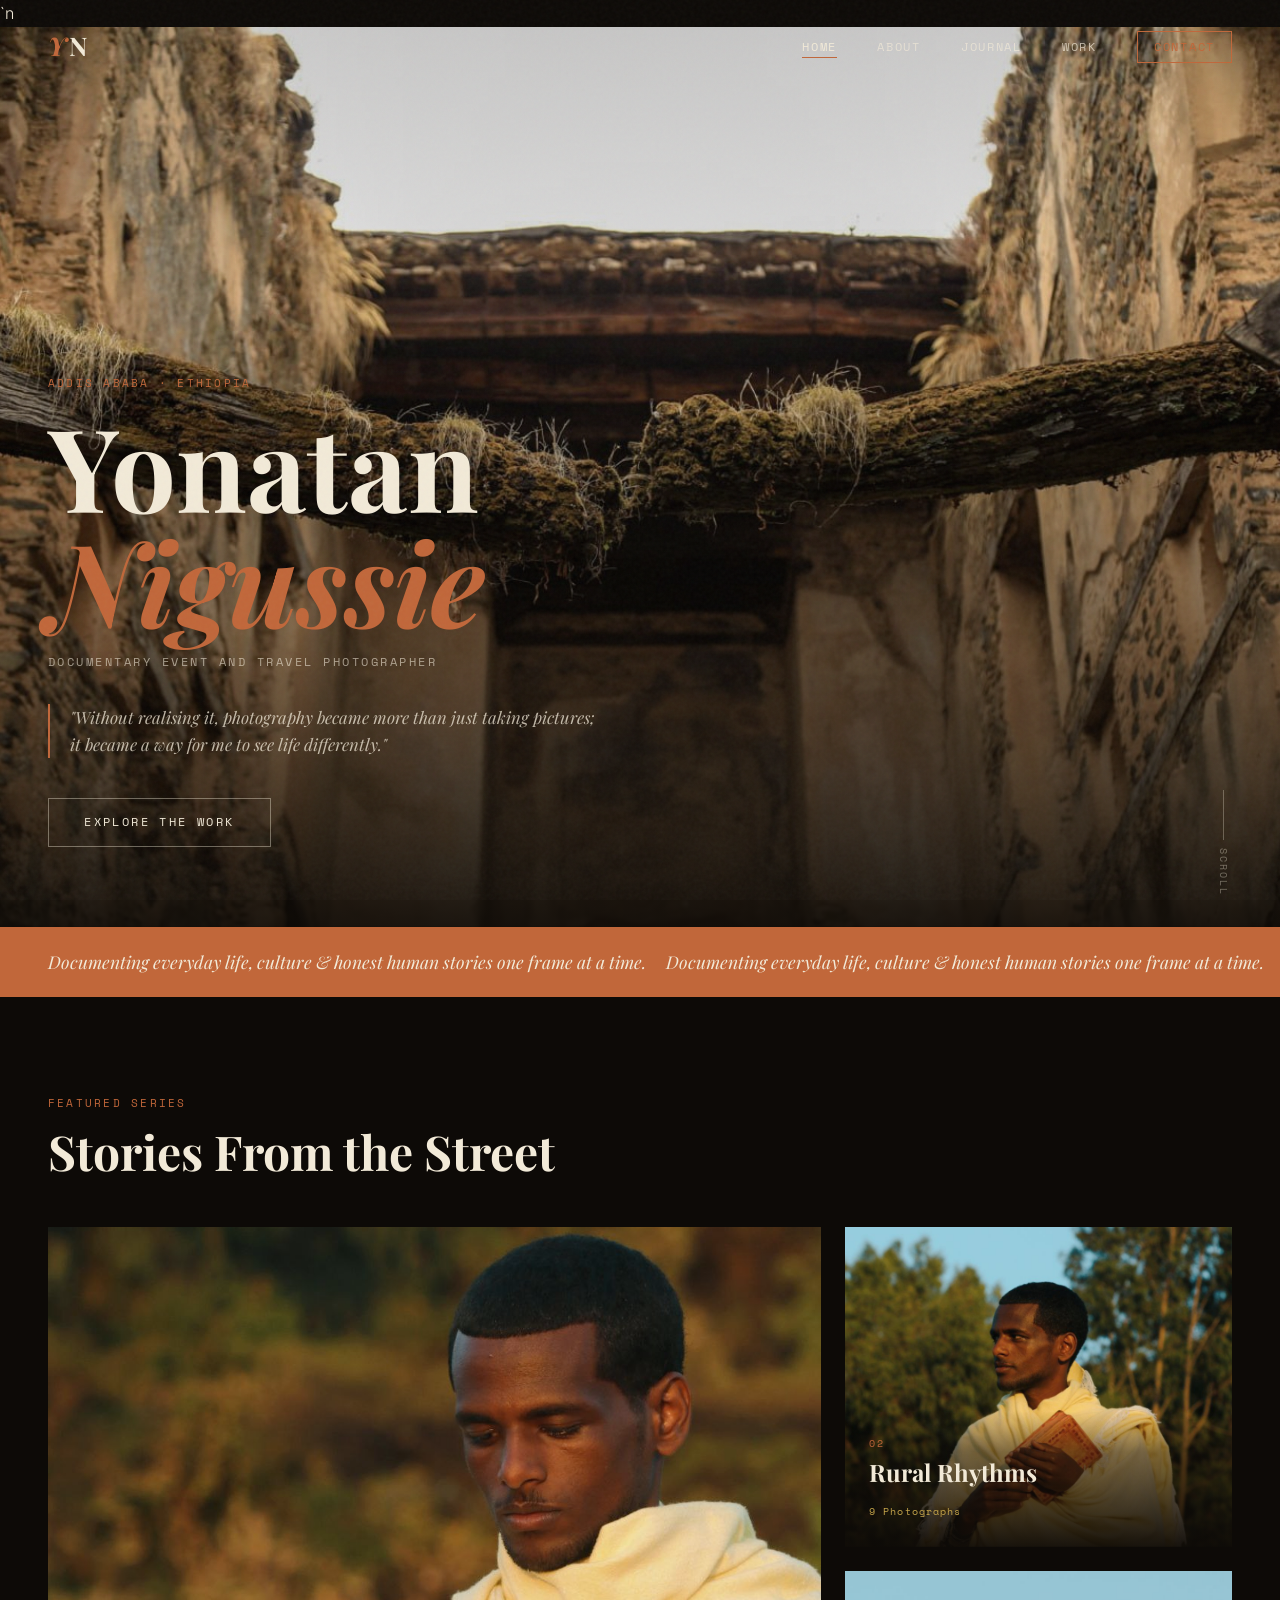
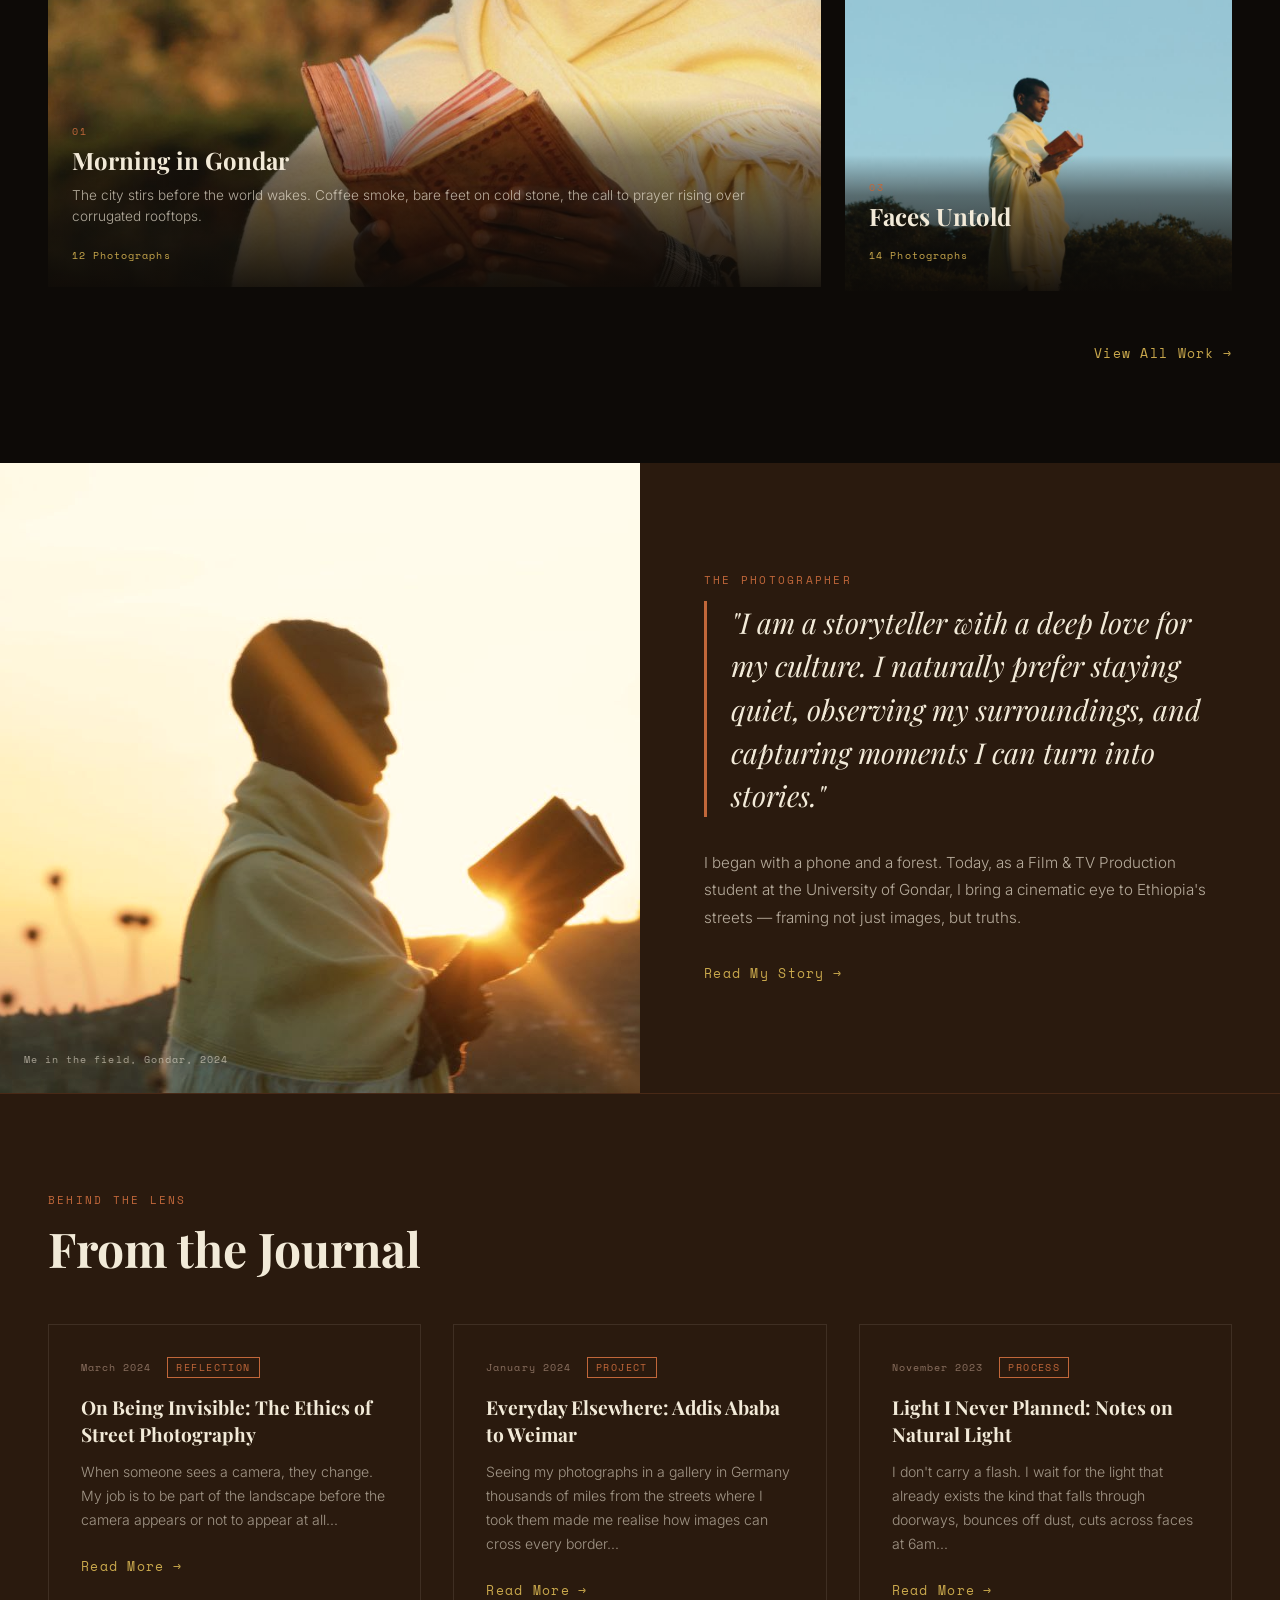
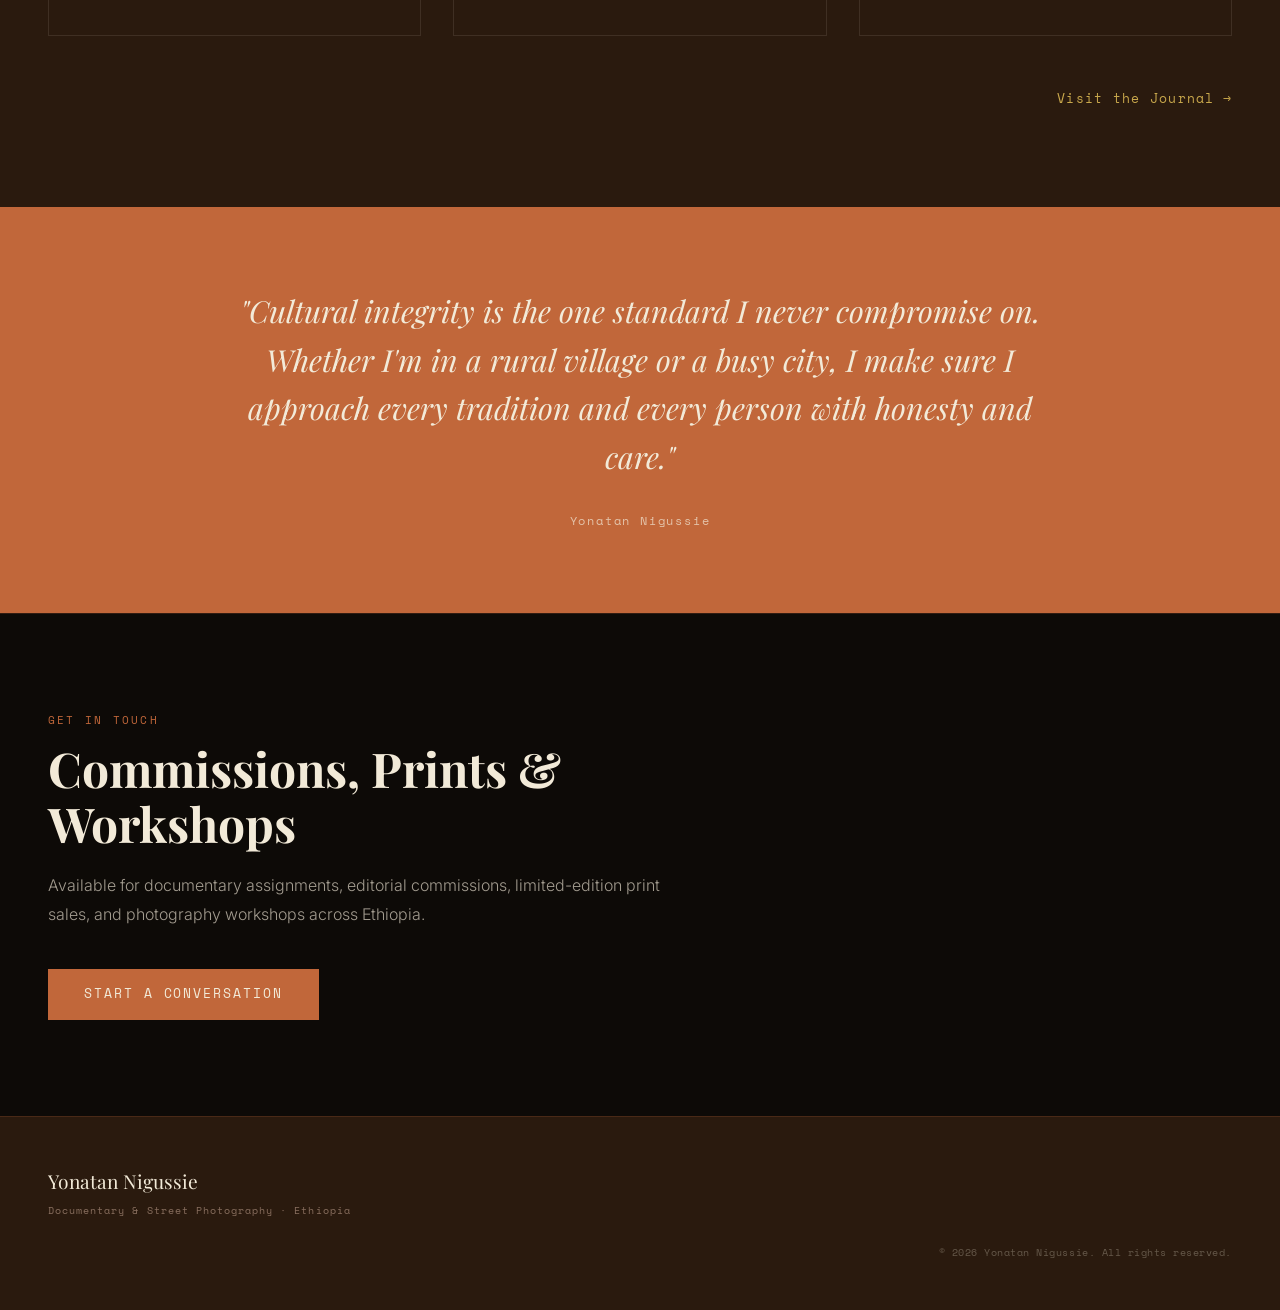
<file: yonatan portfolio/index.html>
<!DOCTYPE html>
<html lang="en">

<head>
  <meta charset="UTF-8" />
  <meta name="viewport" content="width=device-width, initial-scale=1.0" />
  <title>Yonatan Nigussie Ethiopian Documentary Event and Travel Photographer</title>
  <meta name="description"
    content="Portfolio of Yonatan Nigussie, Ethiopian documentary event and travel photographer documenting everyday life, culture, and honest human stories." />
  <link rel="preconnect" href="https://fonts.googleapis.com" />
  <link rel="preconnect" href="https://fonts.gstatic.com" crossorigin />
  <link
    href="https://fonts.googleapis.com/css2?family=Playfair+Display:ital,wght@0,400;0,600;0,700;1,400;1,600&family=Inter:wght@300;400;500&family=Space+Mono:ital@0;1&display=swap"
    rel="stylesheet" />
  <link rel="stylesheet" href="css/style.css" />`n
  <link rel="stylesheet" href="css/placeholders.css" />
</head>

<body>

  <div class="grain-overlay" aria-hidden="true"></div>

  <nav id="main-nav" class="nav">
    <div class="nav__logo">
      <a href="index.html" aria-label="Home">
        <span class="nav__logo-y">Y</span><span class="nav__logo-n">N</span>
      </a>
    </div>
    <button class="nav__hamburger" id="hamburger" aria-label="Toggle menu" aria-expanded="false">
      <span></span><span></span><span></span>
    </button>
    <ul class="nav__links" id="nav-links">
      <li><a href="index.html" class="nav__link active">Home</a></li>
      <li><a href="about.html" class="nav__link">About</a></li>
      <li><a href="journal.html" class="nav__link">Journal</a></li>
      <li><a href="work.html" class="nav__link">Work</a></li>
      <li><a href="contact.html" class="nav__link nav__link--cta">Contact</a></li>
</ul>
  </nav>

  <!-- HERO -->
  <section class="hero" id="hero">
    <div class="hero__bg">
      <img src="2.jpg" alt="Street scene Ethiopia" class="hero__img" />
      <div class="hero__vignette"></div>
    </div>
    <div class="hero__content">
      <p class="hero__eyebrow fade-in">Addis Ababa &middot; Ethiopia</p>
      <h1 class="hero__title fade-in">
        <span class="hero__title-line">Yonatan</span>
        <span class="hero__title-line hero__title-line--italic">Nigussie</span>
      </h1>
      <p class="hero__sub fade-in">Documentary Event and Travel Photographer</p>
      <blockquote class="hero__quote fade-in">
        "Without realising it, photography became more than just taking pictures;<br>
        it became a way for me to see life differently."
      </blockquote>
      <a href="work.html" class="hero__btn fade-in" id="hero-explore-btn">Explore the Work</a>
    </div>
    <div class="hero__scroll-hint" aria-hidden="true">
      <span class="hero__scroll-line"></span>
      <span class="hero__scroll-text">Scroll</span>
    </div>
  </section>

  <!-- INTRO STRIP -->
  <section class="intro-strip">
    <div class="intro-strip__inner">
      <p class="intro-strip__text">Documenting everyday life, culture &amp; honest human stories one frame at a time.
        &nbsp;&nbsp;&nbsp; Documenting everyday life, culture &amp; honest human stories one frame at a time.</p>
    </div>
  </section>

  <!-- FEATURED SERIES -->
  <section class="series" id="series">
    <div class="section-header fade-in">
      <span class="section-label">Featured Series</span>
      <h2 class="section-title">Stories From the Street</h2>
    </div>
    <div class="series__grid">
      <article class="series__card series__card--large fade-in" id="series-morning">
        <a href="work.html#morning-gondar" class="series__card-link">
          <div class="series__card-img-wrap">
            <img src="images/series-morning.jpg" alt="Morning light in Addis Ababa" class="series__card-img" />
          </div>
          <div class="series__card-info">
            <span class="series__card-num">01</span>
            <h3 class="series__card-title">Morning in Gondar</h3>
            <p class="series__card-desc">The city stirs before the world wakes. Coffee smoke, bare feet on cold stone,
              the call to prayer rising over corrugated rooftops.</p>
            <span class="series__card-count">12 Photographs</span>
          </div>
        </a>
      </article>
      <article class="series__card fade-in" id="series-rural">
        <a href="work.html#rural-rhythms" class="series__card-link">
          <div class="series__card-img-wrap">
            <img src="images/series-rural.jpg" alt="Rural life in Ethiopia" class="series__card-img" />
          </div>
          <div class="series__card-info">
            <span class="series__card-num">02</span>
            <h3 class="series__card-title">Rural Rhythms</h3>
            <p class="series__card-desc">Earth, labor, and ancient rituals. The countryside moves to its own unhurried
              tempo.</p>
            <span class="series__card-count">9 Photographs</span>
          </div>
        </a>
      </article>
      <article class="series__card fade-in" id="series-faces">
        <a href="work.html#faces-untold" class="series__card-link">
          <div class="series__card-img-wrap">
            <img src="images/series-faces.jpg" alt="Portraits of Ethiopian people" class="series__card-img" />
          </div>
          <div class="series__card-info">
            <span class="series__card-num">03</span>
            <h3 class="series__card-title">Faces Untold</h3>
            <p class="series__card-desc">Every face carries a universe of stories. These are the ones rarely seen, never
              staged.</p>
            <span class="series__card-count">14 Photographs</span>
          </div>
        </a>
      </article>
    </div>
    <div class="series__footer">
      <a href="work.html" class="link-arrow">View All Work <span aria-hidden="true">&rarr;</span></a>
    </div>
  </section>

  <!-- SPLIT STATEMENT -->
  <section class="split-statement">
    <div class="split-statement__image">
      <img src="a.jpg" alt="Yonatan Nigussie at work" />
      <div class="split-statement__image-caption">Me in the field, Gondar, 2024</div>
    </div>
    <div class="split-statement__text fade-in">
      <span class="section-label">The Photographer</span>
      <blockquote class="split-statement__quote">"I am a storyteller with a deep love for my culture. I naturally prefer
        staying quiet, observing my surroundings, and capturing moments I can turn into stories."</blockquote>
      <p class="split-statement__body">I began with a phone and a forest. Today, as a Film &amp; TV Production student
        at the University of Gondar, I bring a cinematic eye to Ethiopia's streets &mdash; framing not just images, but
        truths.</p>
      <a href="about.html" class="link-arrow">Read My Story <span aria-hidden="true">&rightarrow;</span></a>
    </div>
  </section>

  <!-- JOURNAL PREVIEW -->
  <section class="journal-preview" id="journal-preview">
    <div class="section-header fade-in">
      <span class="section-label">Behind the Lens</span>
      <h2 class="section-title">From the Journal</h2>
    </div>
    <div class="journal-preview__grid">
      <article class="journal-card fade-in" id="journal-card-1">
        <div class="journal-card__meta">
          <span class="journal-card__date">March 2024</span>
          <span class="journal-card__tag">Reflection</span>
        </div>
        <h3 class="journal-card__title">On Being Invisible: The Ethics of Street Photography</h3>
        <p class="journal-card__excerpt">When someone sees a camera, they change. My job is to be part of the landscape
          before the camera appears or not to appear at all...</p>
        <a href="journal.html#ethics" class="link-arrow">Read More <span aria-hidden="true">&rarr;</span></a>
      </article>
      <article class="journal-card fade-in" id="journal-card-2">
        <div class="journal-card__meta">
          <span class="journal-card__date">January 2024</span>
          <span class="journal-card__tag">Project</span>
        </div>
        <h3 class="journal-card__title">Everyday Elsewhere: Addis Ababa to Weimar</h3>
        <p class="journal-card__excerpt">Seeing my photographs in a gallery in Germany thousands of miles from
          the streets where I took them made me realise how images can cross every border...</p>
        <a href="journal.html#weimar" class="link-arrow">Read More <span aria-hidden="true">&rarr;</span></a>
      </article>
      <article class="journal-card fade-in" id="journal-card-3">
        <div class="journal-card__meta">
          <span class="journal-card__date">November 2023</span>
          <span class="journal-card__tag">Process</span>
        </div>
        <h3 class="journal-card__title">Light I Never Planned: Notes on Natural Light</h3>
        <p class="journal-card__excerpt">I don't carry a flash. I wait for the light that already exists the kind that
          falls through doorways, bounces off dust, cuts across faces at 6am...</p>
        <a href="journal.html#natural-light" class="link-arrow">Read More <span aria-hidden="true">&rarr;</span></a>
      </article>
    </div>
    <div class="journal-preview__footer">
      <a href="journal.html" class="link-arrow">Visit the Journal <span aria-hidden="true">&rarr;</span></a>
    </div>
  </section>

  <!-- QUOTE BAND -->
  <section class="quote-band">
    <div class="quote-band__inner">
      <p class="quote-band__text">"Cultural integrity is the one standard I never compromise on. Whether I'm in a rural
        village or a busy city, I make sure I approach every tradition and every person with honesty and care."</p>
      <cite class="quote-band__cite"> Yonatan Nigussie</cite>
    </div>
  </section>

  <!-- CONTACT TEASER -->
  <section class="contact-teaser">
    <div class="contact-teaser__inner fade-in">
      <span class="section-label">Get in Touch</span>
      <h2 class="contact-teaser__title">Commissions, Prints &amp; Workshops</h2>
      <p class="contact-teaser__body">Available for documentary assignments, editorial commissions, limited-edition
        print sales, and photography workshops across Ethiopia.</p>
      <a href="contact.html" class="btn-primary">Start a Conversation</a>
    </div>
  </section>

  <!-- FOOTER -->
  <footer class="footer">
    <div class="footer__inner">
      <div class="footer__brand">
        <span class="footer__name">Yonatan Nigussie</span>
        <span class="footer__tagline">Documentary &amp; Street Photography &middot; Ethiopia</span>
      </div>

      <p class="footer__copy">&copy; 2026 Yonatan Nigussie. All rights reserved.</p>
    </div>
  </footer>

  <script src="js/main.js"></script>
</body>

</html>
</file>
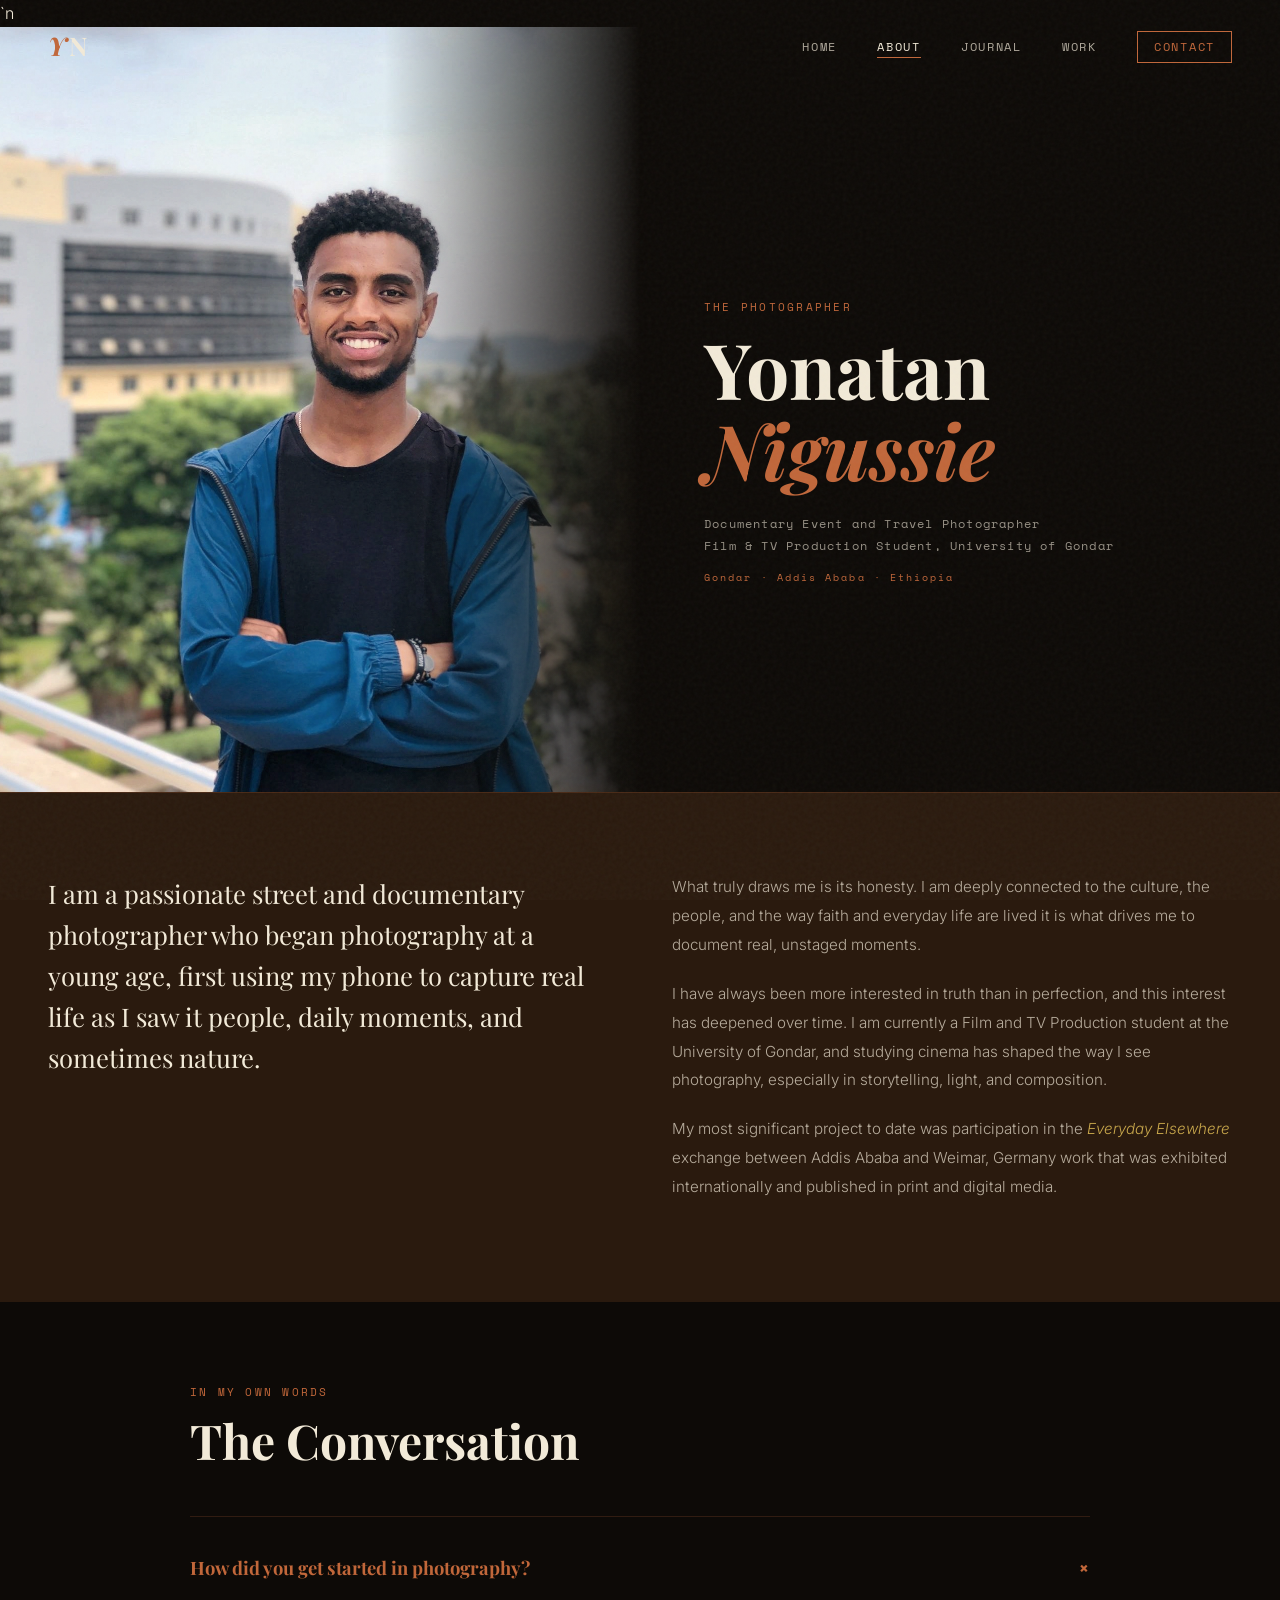
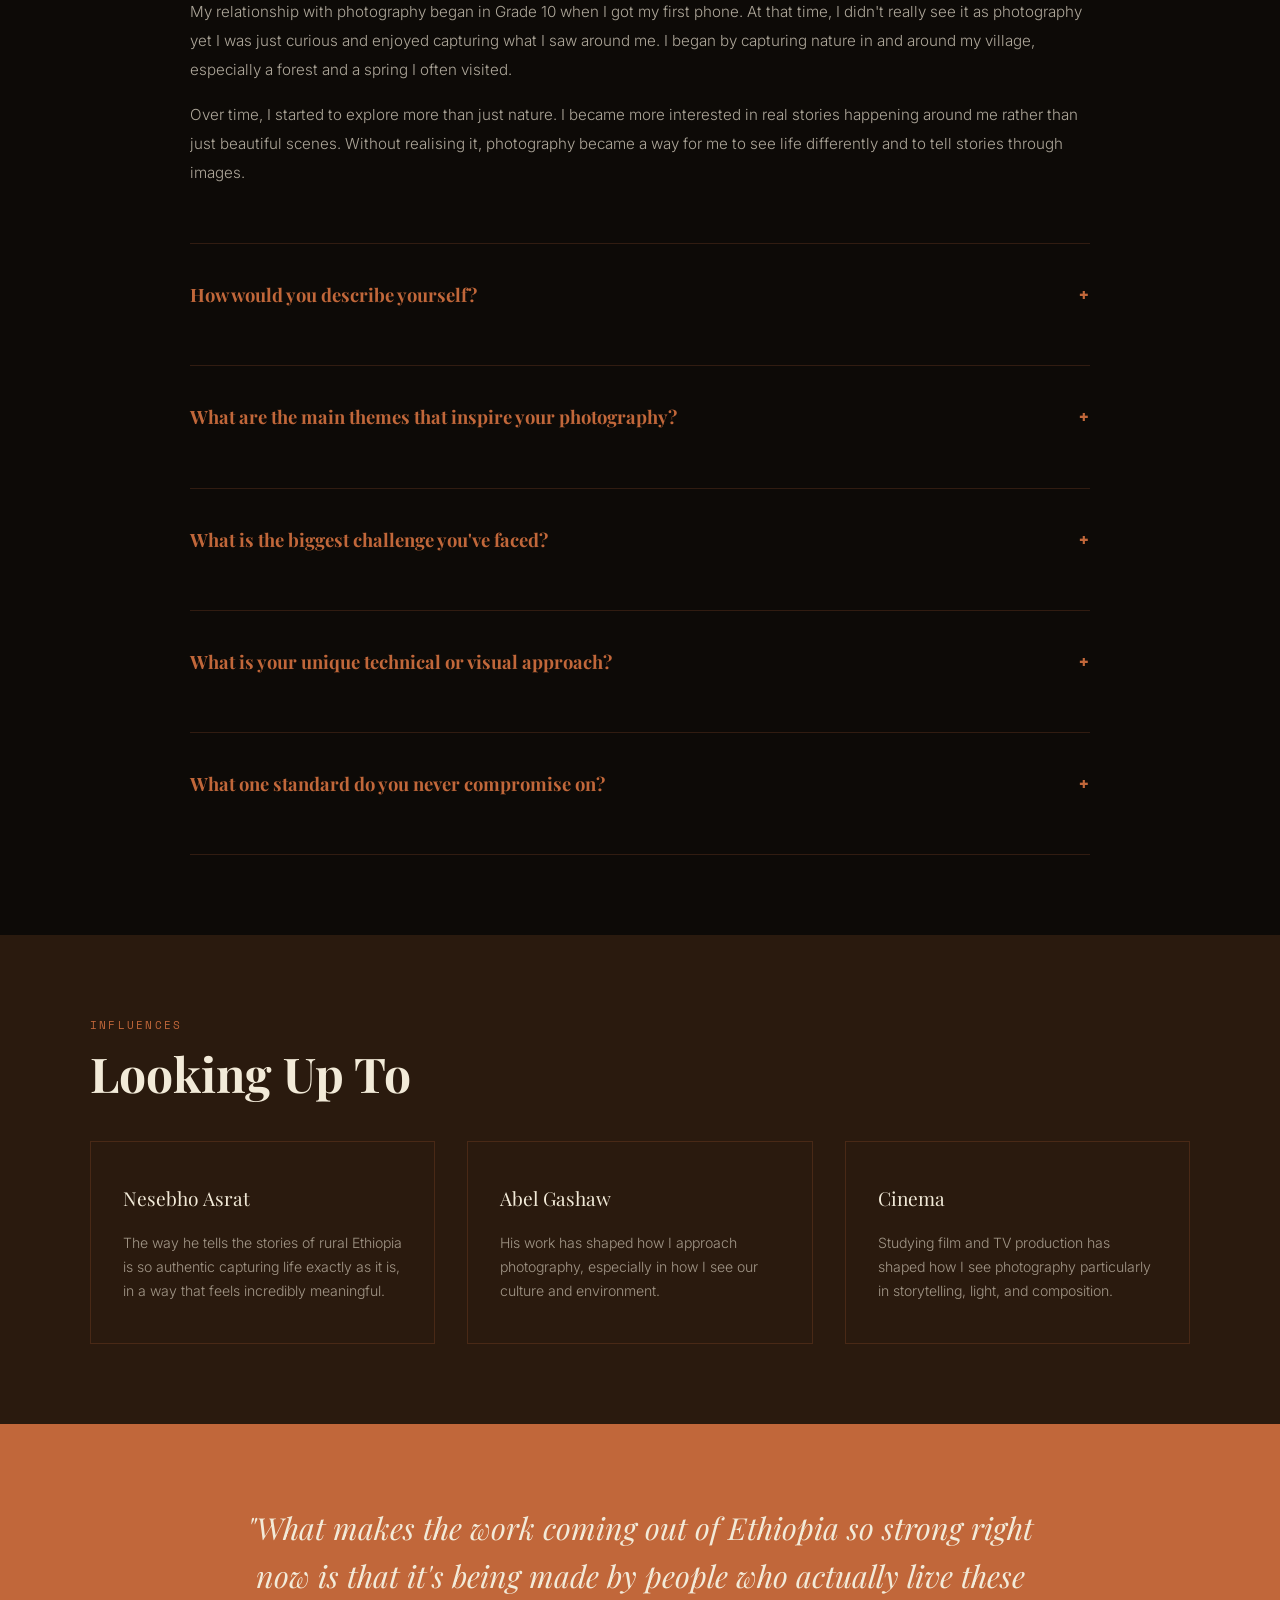
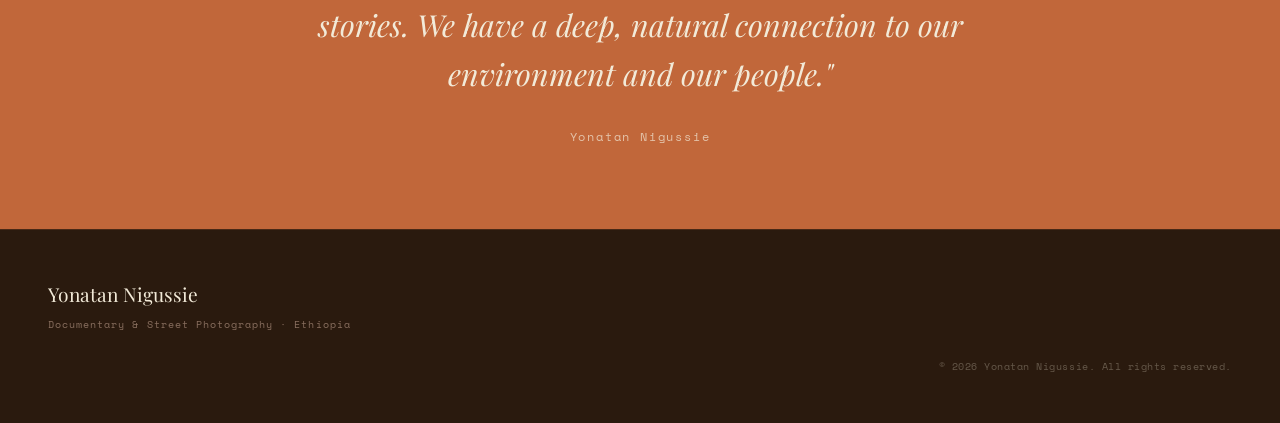
<file: yonatan portfolio/about.html>
<!DOCTYPE html>
<html lang="en">
<head>
 <meta charset="UTF-8" />
 <meta name="viewport" content="width=device-width, initial-scale=1.0" />
 <title>About Yonatan Nigussie</title>
 <meta name="description" content="About Yonatan Nigussie Ethiopian documentary event and travel photographer, Film & TV Production student at University of Gondar." />
 <link rel="preconnect" href="https://fonts.googleapis.com" />
 <link rel="preconnect" href="https://fonts.gstatic.com" crossorigin />
 <link href="https://fonts.googleapis.com/css2?family=Playfair+Display:ital,wght@0,400;0,600;0,700;1,400;1,600&family=Inter:wght@300;400;500&family=Space+Mono:ital@0;1&display=swap" rel="stylesheet" />
 <link rel="stylesheet" href="css/style.css" />`n <link rel="stylesheet" href="css/placeholders.css" />
 <link rel="stylesheet" href="css/about.css" />
</head>
<body>
 <div class="grain-overlay" aria-hidden="true"></div>

 <nav id="main-nav" class="nav">
 <div class="nav__logo">
 <a href="index.html" aria-label="Home">
 <span class="nav__logo-y">Y</span><span class="nav__logo-n">N</span>
 </a>
 </div>
 <button class="nav__hamburger" id="hamburger" aria-label="Toggle menu" aria-expanded="false">
 <span></span><span></span><span></span>
 </button>
 <ul class="nav__links" id="nav-links">
      <li><a href="index.html" class="nav__link">Home</a></li>
      <li><a href="about.html" class="nav__link active">About</a></li>
      <li><a href="journal.html" class="nav__link">Journal</a></li>
      <li><a href="work.html" class="nav__link">Work</a></li>
      <li><a href="contact.html" class="nav__link nav__link--cta">Contact</a></li>
</ul>
 </nav>

 <!-- ABOUT HERO -->
 <section class="about-hero">
 <div class="about-hero__image">
 <img src="yon.jpg" alt="Yonatan Nigussie, photographer" />
 <div class="about-hero__image-overlay"></div>
 </div>
 <div class="about-hero__text">
 <span class="section-label">The Photographer</span>
 <h1 class="about-hero__title">Yonatan<br><em>Nigussie</em></h1>
 <p class="about-hero__role">Documentary Event and Travel Photographer<br>Film &amp; TV Production Student, University of Gondar</p>
 <p class="about-hero__location">Gondar &middot; Addis Ababa &middot; Ethiopia</p>
 </div>
 </section>

 <!-- ABOUT INTRO -->
 <section class="about-intro">
 <div class="about-intro__inner">
 <div class="about-intro__lead">
 <p class="about-intro__large">I am a passionate street and documentary photographer who began photography at a young age, first using my phone to capture real life as I saw it people, daily moments, and sometimes nature.</p>
 </div>
 <div class="about-intro__body">
 <p>What truly draws me is its honesty. I am deeply connected to the culture, the people, and the way faith and everyday life are lived it is what drives me to document real, unstaged moments.</p>
 <p>I have always been more interested in truth than in perfection, and this interest has deepened over time. I am currently a Film and TV Production student at the University of Gondar, and studying cinema has shaped the way I see photography, especially in storytelling, light, and composition.</p>
 <p>My most significant project to date was participation in the <em>Everyday Elsewhere</em> exchange between Addis Ababa and Weimar, Germany work that was exhibited internationally and published in print and digital media.</p>
 </div>
 </div>
 </section>

 <!-- Q&A SECTION -->
 <section class="about-qa">
 <div class="about-qa__inner">
 <div class="section-header fade-in">
 <span class="section-label">In My Own Words</span>
 <h2 class="section-title">The Conversation</h2>
 </div>

 <div class="qa-list">
 <div class="qa-item fade-in">
 <h3 class="qa-question">How did you get started in photography?</h3>
 <div class="qa-answer">
 <p>My relationship with photography began in Grade 10 when I got my first phone. At that time, I didn't really see it as photography yet I was just curious and enjoyed capturing what I saw around me. I began by capturing nature in and around my village, especially a forest and a spring I often visited.</p>
 <p>Over time, I started to explore more than just nature. I became more interested in real stories happening around me rather than just beautiful scenes. Without realising it, photography became a way for me to see life differently and to tell stories through images.</p>
 </div>
 </div>

 <div class="qa-item fade-in">
 <h3 class="qa-question">How would you describe yourself?</h3>
 <div class="qa-answer">
 <p>I am a storyteller with a deep love for my culture. I'm always eager to learn new things, and I can be a bit shy when it comes to communication. I naturally prefer staying quiet, observing my surroundings, and capturing moments I can turn into stories through photography.</p>
 <p>However, I've realised that communication is also very important, especially as a photographer who works with people. I've started improving my communication skills step by step I'm still growing in that area, but I'm becoming more confident over time.</p>
 </div>
 </div>

 <div class="qa-item fade-in">
 <h3 class="qa-question">What are the main themes that inspire your photography?</h3>
 <div class="qa-answer">
 <p>My home, my surroundings, and the people around me. I'm drawn to everyday life their stories, struggles, and joyful moments. I also find inspiration in the unnoticed parts of life, because there is always a story to tell and a truth to capture.</p>
 <p>I use my images to connect with others through honesty. When people see my photos, they can relate them to their own lives and surroundings. I focus on capturing real moments so viewers can see their own stories reflected in them.</p>
 </div>
 </div>

 <div class="qa-item fade-in">
 <h3 class="qa-question">What is the biggest challenge you've faced?</h3>
 <div class="qa-answer">
 <p>One way I've had it hard as a photographer is working in street photography environments. When people see a camera, they don't always feel comfortable. Many don't want their photos taken or shared, and this makes it difficult to capture real moments freely. Sometimes photography is not easily accepted, and even being seen taking photos can lead to questions or restrictions.</p>
 <p>From this experience, I've learned how important it is to be observant, responsible, and adaptable. Even with these challenges, I continue to try to document real life and tell stories carefully and respectfully.</p>
 </div>
 </div>

 <div class="qa-item fade-in">
 <h3 class="qa-question">What is your unique technical or visual approach?</h3>
 <div class="qa-answer">
 <p>I am focused on capturing real moments as they naturally happen, with a strong storytelling perspective. I mainly work with natural light and take time to observe scenes before capturing them, looking for timing, emotion, and composition that feel honest and authentic.</p>
 <p>Coming from a film and TV production background, I often think in a more cinematic way framing images as part of a larger story rather than just single moments. I pay close attention to details, light, and atmosphere to create images that feel real, emotional, and narrative-driven.</p>
 </div>
 </div>

 <div class="qa-item fade-in">
 <h3 class="qa-question">What one standard do you never compromise on?</h3>
 <div class="qa-answer">
 <p>Cultural integrity is the one standard I never compromise on. Whether I'm in a rural village or a busy city, I make sure I approach every tradition and every person with honesty and care. I'm very careful to never misrepresent our way of life or show anything out of context.</p>
 <p>To me, a successful photograph isn't just about lighting or composition it's about the respect shown to the culture and the community within that frame.</p>
 </div>
 </div>
 </div>
 </div>
 </section>

 <!-- INFLUENCED BY -->
 <section class="about-influences">
 <div class="about-influences__inner fade-in">
 <span class="section-label">Influences</span>
 <h2 class="section-title">Looking Up To</h2>
 <div class="influences-grid">
 <div class="influence-card">
 <span class="influence-name">Nesebho Asrat</span>
 <p class="influence-note">The way he tells the stories of rural Ethiopia is so authentic capturing life exactly as it is, in a way that feels incredibly meaningful.</p>
 </div>
 <div class="influence-card">
 <span class="influence-name">Abel Gashaw</span>
 <p class="influence-note">His work has shaped how I approach photography, especially in how I see our culture and environment.</p>
 </div>
 <div class="influence-card">
 <span class="influence-name">Cinema</span>
 <p class="influence-note">Studying film and TV production has shaped how I see photography particularly in storytelling, light, and composition.</p>
 </div>
 </div>
 </div>
 </section>

 <!-- SCENE-SETTER QUOTE -->
 <section class="quote-band">
 <div class="quote-band__inner">
 <p class="quote-band__text">"What makes the work coming out of Ethiopia so strong right now is that it's being made by people who actually live these stories. We have a deep, natural connection to our environment and our people."</p>
 <cite class="quote-band__cite">Yonatan Nigussie</cite>
 </div>
 </section>

 <footer class="footer">
 <div class="footer__inner">
 <div class="footer__brand">
 <span class="footer__name">Yonatan Nigussie</span>
 <span class="footer__tagline">Documentary &amp; Street Photography &middot; Ethiopia</span>
 </div>

 <p class="footer__copy">&copy; 2026 Yonatan Nigussie. All rights reserved.</p>
 </div>
 </footer>

 <script src="js/main.js"></script>
</body>
</html>
</file>
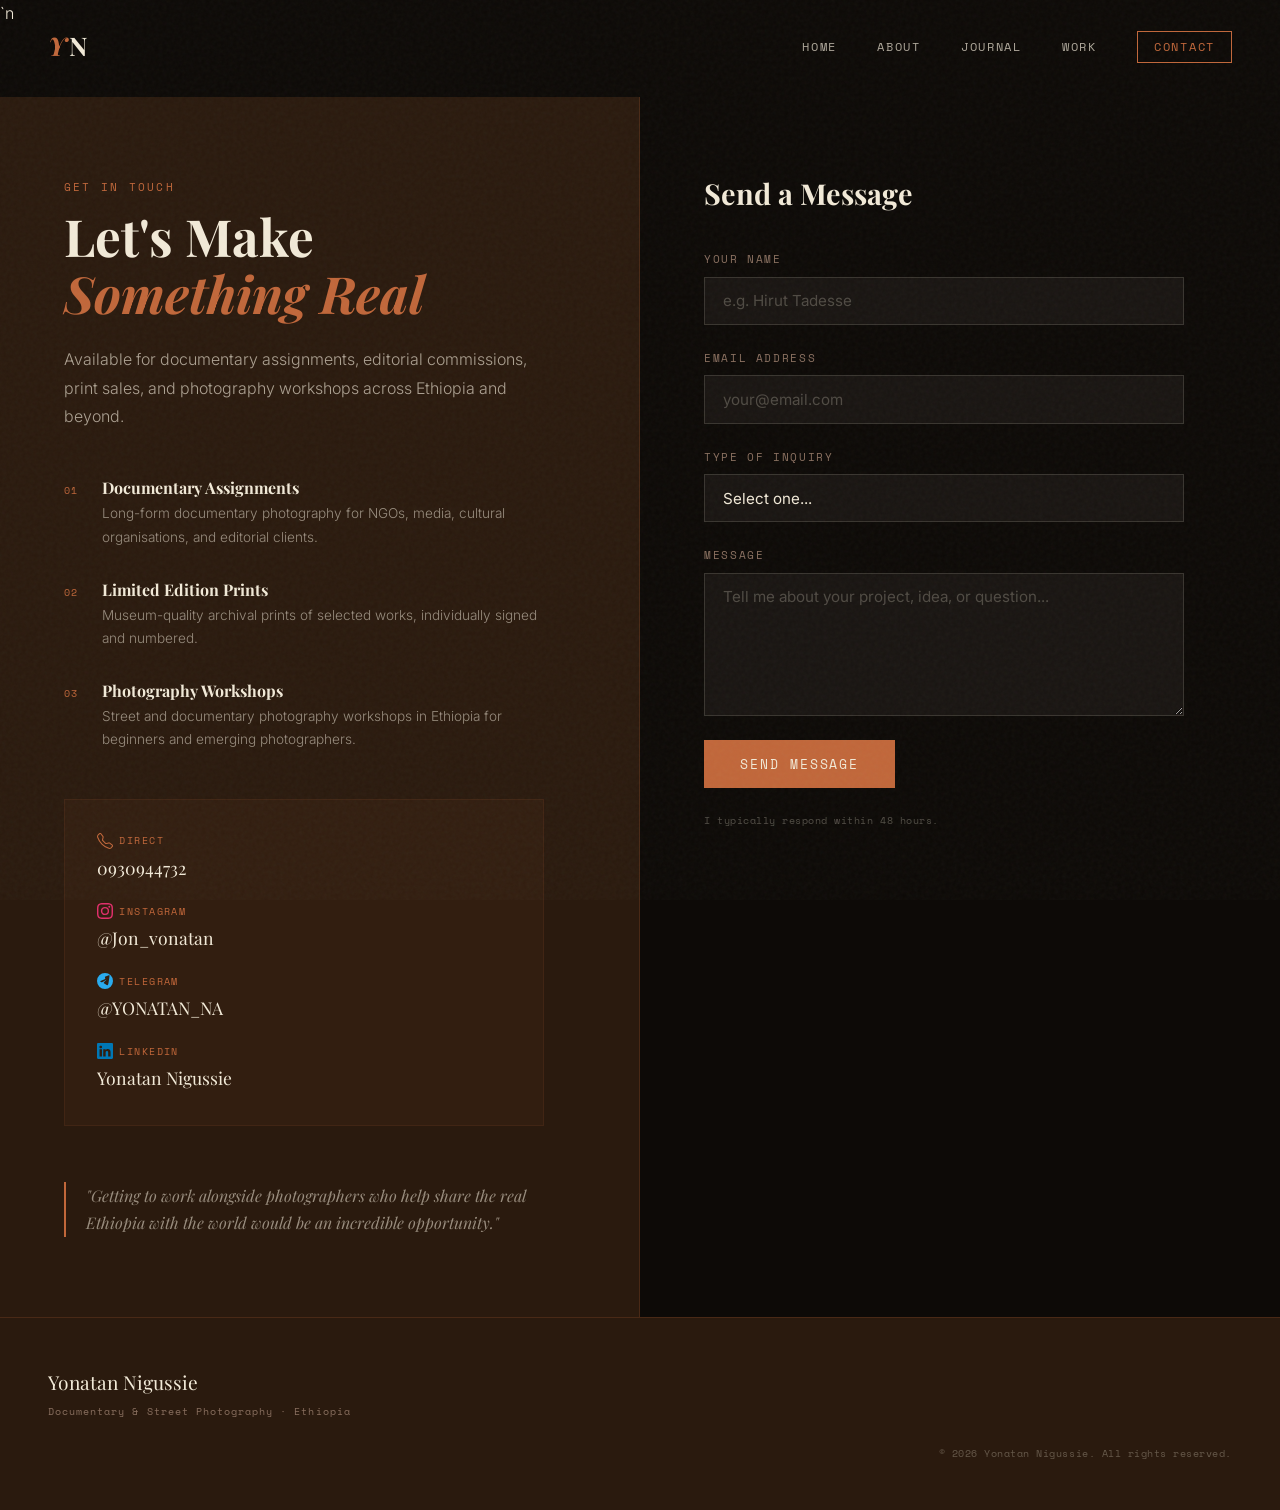
<file: yonatan portfolio/contact.html>
<!DOCTYPE html>
<html lang="en">

<head>
  <meta charset="UTF-8" />
  <meta name="viewport" content="width=device-width, initial-scale=1.0" />
  <title>Contact Yonatan Nigussie</title>
  <meta name="description"
    content="Contact Yonatan Nigussie for documentary commissions, print sales, and photography workshops." />
  <link rel="preconnect" href="https://fonts.googleapis.com" />
  <link rel="preconnect" href="https://fonts.gstatic.com" crossorigin />
  <link
    href="https://fonts.googleapis.com/css2?family=Playfair+Display:ital,wght@0,400;0,600;0,700;1,400;1,600&family=Inter:wght@300;400;500&family=Space+Mono:ital@0;1&display=swap"
    rel="stylesheet" />
  <link rel="stylesheet" href="css/style.css" />`n
  <link rel="stylesheet" href="css/placeholders.css" />
  <link rel="stylesheet" href="css/contact.css" />
</head>

<body>
  <div class="grain-overlay" aria-hidden="true"></div>

  <nav id="main-nav" class="nav">
    <div class="nav__logo">
      <a href="index.html" aria-label="Home">
        <span class="nav__logo-y">Y</span><span class="nav__logo-n">N</span>
      </a>
    </div>
    <button class="nav__hamburger" id="hamburger" aria-label="Toggle menu" aria-expanded="false">
      <span></span><span></span><span></span>
    </button>
    <ul class="nav__links" id="nav-links">
      <li><a href="index.html" class="nav__link">Home</a></li>
      <li><a href="about.html" class="nav__link">About</a></li>
      <li><a href="journal.html" class="nav__link">Journal</a></li>
      <li><a href="work.html" class="nav__link">Work</a></li>
      <li><a href="contact.html" class="nav__link nav__link--cta">Contact</a></li>
</ul>
  </nav>

  <section class="contact-split">
    <!-- LEFT PANEL -->
    <div class="contact-split__info">
      <div class="contact-split__info-inner">
        <span class="section-label">Get in Touch</span>
        <h1 class="contact-split__title">Let's Make<br><em>Something Real</em></h1>
        <p class="contact-split__body">Available for documentary assignments, editorial commissions, print sales, and
          photography workshops across Ethiopia and beyond.</p>

        <div class="contact-services">
          <div class="contact-service-item" id="service-documentary">
            <span class="contact-service-num">01</span>
            <div>
              <h3 class="contact-service-title">Documentary Assignments</h3>
              <p>Long-form documentary photography for NGOs, media, cultural organisations, and editorial clients.</p>
            </div>
          </div>
          <div class="contact-service-item" id="service-prints">
            <span class="contact-service-num">02</span>
            <div>
              <h3 class="contact-service-title">Limited Edition Prints</h3>
              <p>Museum-quality archival prints of selected works, individually signed and numbered.</p>
            </div>
          </div>
          <div class="contact-service-item" id="service-workshops">
            <span class="contact-service-num">03</span>
            <div>
              <h3 class="contact-service-title">Photography Workshops</h3>
              <p>Street and documentary photography workshops in Ethiopia for beginners and emerging photographers.</p>
            </div>
          </div>
        </div>

        <div class="contact-direct">
          <div class="contact-direct-item">
            <span class="contact-direct-label"><svg xmlns="http://www.w3.org/2000/svg" viewBox="0 0 16 16"><path d="M3.654 1.328a.678.678 0 0 0-1.015-.063L1.605 2.3c-.483.484-.661 1.169-.45 1.77a17.568 17.568 0 0 0 4.168 6.608 17.569 17.569 0 0 0 6.608 4.168c.601.211 1.286.033 1.77-.45l1.034-1.034a.678.678 0 0 0-.063-1.015l-2.307-1.794a.678.678 0 0 0-.58-.122l-2.19.547a1.745 1.745 0 0 1-1.657-.459L5.482 8.062a1.745 1.745 0 0 1-.46-1.657l.548-2.19a.678.678 0 0 0-.122-.58L3.654 1.328zM1.884.511a1.745 1.745 0 0 1 2.612.163L6.29 2.98c.329.423.445.974.315 1.494l-.547 2.19a.678.678 0 0 0 .178.643l2.457 2.457a.678.678 0 0 0 .644.178l2.189-.547a1.745 1.745 0 0 1 1.494.315l2.306 1.794c.829.645.905 1.87.163 2.611l-1.034 1.034c-.74.74-1.846 1.065-2.877.702a18.634 18.634 0 0 1-7.01-4.42 18.634 18.634 0 0 1-4.42-7.009c-.362-1.03-.037-2.137.703-2.877L1.885.511z"/></svg> Direct</span>
            <a href="tel:0930944732" class="contact-direct-link">0930944732</a>
          </div>
          <div class="contact-direct-item">
            <span class="contact-direct-label"><svg style="color: #E1306C;" xmlns="http://www.w3.org/2000/svg" viewBox="0 0 16 16"><path d="M8 0C5.829 0 5.556.01 4.703.048 3.85.088 3.269.222 2.76.42a3.917 3.917 0 0 0-1.417.923A3.927 3.927 0 0 0 .42 2.76C.222 3.268.087 3.85.048 4.7.01 5.555 0 5.827 0 8.001c0 2.172.01 2.444.048 3.297.04.852.174 1.433.372 1.942.205.526.478.972.923 1.417.444.445.89.719 1.416.923.51.198 1.09.333 1.942.372C5.555 15.99 5.827 16 8 16s2.444-.01 3.298-.048c.851-.04 1.434-.174 1.943-.372a3.916 3.916 0 0 0 1.416-.923c.445-.445.718-.891.923-1.417.197-.509.332-1.09.372-1.942C15.99 10.445 16 10.173 16 8s-.01-2.445-.048-3.299c-.04-.851-.175-1.433-.372-1.941a3.926 3.926 0 0 0-.923-1.417A3.911 3.911 0 0 0 13.24.42c-.51-.198-1.092-.333-1.943-.372C10.443.01 10.172 0 7.998 0h.003zm-.717 1.442h.718c2.136 0 2.389.007 3.232.046.78.036 1.204.166 1.486.275.373.145.64.319.92.599.28.28.453.546.598.92.11.281.24.705.275 1.485.039.843.047 1.096.047 3.231s-.008 2.389-.047 3.232c-.035.78-.166 1.203-.275 1.485a2.47 2.47 0 0 1-.599.919c-.28.28-.546.453-.92.598-.28.11-.704.24-1.485.276-.843.038-1.096.047-3.232.047s-2.39-.009-3.233-.047c-.78-.036-1.203-.166-1.485-.276a2.478 2.478 0 0 1-.92-.598 2.48 2.48 0 0 1-.6-.92c-.109-.281-.24-.705-.275-1.485-.038-.843-.046-1.096-.046-3.233 0-2.136.008-2.388.046-3.231.036-.78.166-1.204.276-1.486.145-.373.319-.64.599-.92.28-.28.546-.453.92-.598.282-.11.705-.24 1.485-.276.738-.034 1.024-.044 2.515-.045v.002zm4.988 1.328a.96.96 0 1 0 0 1.92.96.96 0 0 0 0-1.92zm-4.27 1.122a4.109 4.109 0 1 0 0 8.217 4.109 4.109 0 0 0 0-8.217zm0 1.441a2.667 2.667 0 1 1 0 5.334 2.667 2.667 0 0 1 0-5.334z"/></svg> Instagram</span>
            <a href="https://instagram.com/Jon_vonatan" target="_blank" class="contact-direct-link">@Jon_vonatan</a>
          </div>
          <div class="contact-direct-item">
            <span class="contact-direct-label"><svg style="color: #2AABEE;" xmlns="http://www.w3.org/2000/svg" viewBox="0 0 16 16"><path d="M16 8A8 8 0 1 1 0 8a8 8 0 0 1 16 0zM8.287 5.906c-.778.324-2.334.994-4.666 2.01-.378.15-.577.298-.595.442-.03.243.275.339.69.47l.175.055c.408.133.958.288 1.243.292.26.004.545-.106.855-.329 2.07-1.416 3.16-2.134 3.267-2.155.034-.006.082-.015.115.012.032.026.03.076.023.111-.082.38-1.572 1.764-2.35 2.482l-.088.08c-.287.26-.53.479-.06.787l.45.295c.53.348 1.056.693 1.57 1.041.527.356 1.018.687 1.605.632.336-.032.684-.336.83-1.265.34-2.146 1.008-6.19 1.16-8.084.015-.187-.03-.362-.132-.444-.12-.096-.328-.11-.53-.053l-3.953 1.492z"/></svg> Telegram</span>
            <a href="https://t.me/YONATAN_NA" target="_blank" class="contact-direct-link">@YONATAN_NA</a>
          </div>
          <div class="contact-direct-item">
            <span class="contact-direct-label"><svg style="color: #0077b5;" xmlns="http://www.w3.org/2000/svg" viewBox="0 0 16 16"><path d="M0 1.146C0 .513.526 0 1.175 0h13.65C15.474 0 16 .513 16 1.146v13.708c0 .633-.526 1.146-1.175 1.146H1.175C.526 16 0 15.487 0 14.854V1.146zm4.943 12.248V6.169H2.542v7.225h2.401zm-1.2-8.212c.837 0 1.358-.554 1.358-1.248-.015-.709-.52-1.248-1.342-1.248-.822 0-1.359.54-1.359 1.248 0 .694.521 1.248 1.327 1.248h.016zm4.908 8.212V9.359c0-.216.016-.432.08-.586.173-.431.568-.878 1.232-.878.869 0 1.216.662 1.216 1.634v3.865h2.401V9.25c0-2.22-1.184-3.252-2.764-3.252-1.274 0-1.845.7-2.165 1.193v.025h-.016a5.54 5.54 0 0 1 .016-.025V6.169h-2.4c.03.678 0 7.225 0 7.225h2.4z"/></svg> LinkedIn</span>
            <a href="https://www.linkedin.com/in/yonatan-nigussie" target="_blank" class="contact-direct-link">Yonatan Nigussie</a>
          </div>
        </div>

        <div class="contact-quote-aside">
          <blockquote>"Getting to work alongside photographers who help share the real Ethiopia with the world would be
            an incredible opportunity."</blockquote>
        </div>
      </div>
    </div>

    <!-- RIGHT PANEL: FORM -->
    <div class="contact-split__form-panel">
      <div class="contact-split__form-inner">
        <h2 class="contact-form__heading">Send a Message</h2>
        <form class="contact-form" id="contact-form" novalidate>
          <div class="form-group">
            <label for="name" class="form-label">Your Name</label>
            <input type="text" id="name" name="name" class="form-input" placeholder="e.g. Hirut Tadesse" required />
          </div>
          <div class="form-group">
            <label for="email" class="form-label">Email Address</label>
            <input type="email" id="email" name="email" class="form-input" placeholder="your@email.com" required />
          </div>
          <div class="form-group">
            <label for="inquiry-type" class="form-label">Type of Inquiry</label>
            <select id="inquiry-type" name="inquiry-type" class="form-input form-select">
              <option value="" disabled selected>Select one...</option>
              <option value="documentary">Documentary Assignment</option>
              <option value="editorial">Editorial Commission</option>
              <option value="print">Print Purchase</option>
              <option value="workshop">Workshop Inquiry</option>
              <option value="collaboration">Collaboration</option>
              <option value="other">Other</option>
            </select>
          </div>
          <div class="form-group">
            <label for="message" class="form-label">Message</label>
            <textarea id="message" name="message" class="form-input form-textarea" rows="6"
              placeholder="Tell me about your project, idea, or question..." required></textarea>
          </div>
          <button type="submit" class="btn-primary form-submit" id="contact-submit">Send Message</button>
          <p class="form-note">I typically respond within 48 hours.</p>
        </form>
        <div class="form-success" id="form-success" hidden>
          <p>&#10003; Message received. I'll be in touch soon.</p>
        </div>
      </div>
    </div>
  </section>

  <footer class="footer">
    <div class="footer__inner">
      <div class="footer__brand">
        <span class="footer__name">Yonatan Nigussie</span>
        <span class="footer__tagline">Documentary &amp; Street Photography &middot; Ethiopia</span>
      </div>

      <p class="footer__copy">&copy; 2026 Yonatan Nigussie. All rights reserved.</p>
    </div>
  </footer>

  <script src="js/main.js"></script>
  <script src="js/contact.js"></script>
</body>

</html>
</file>
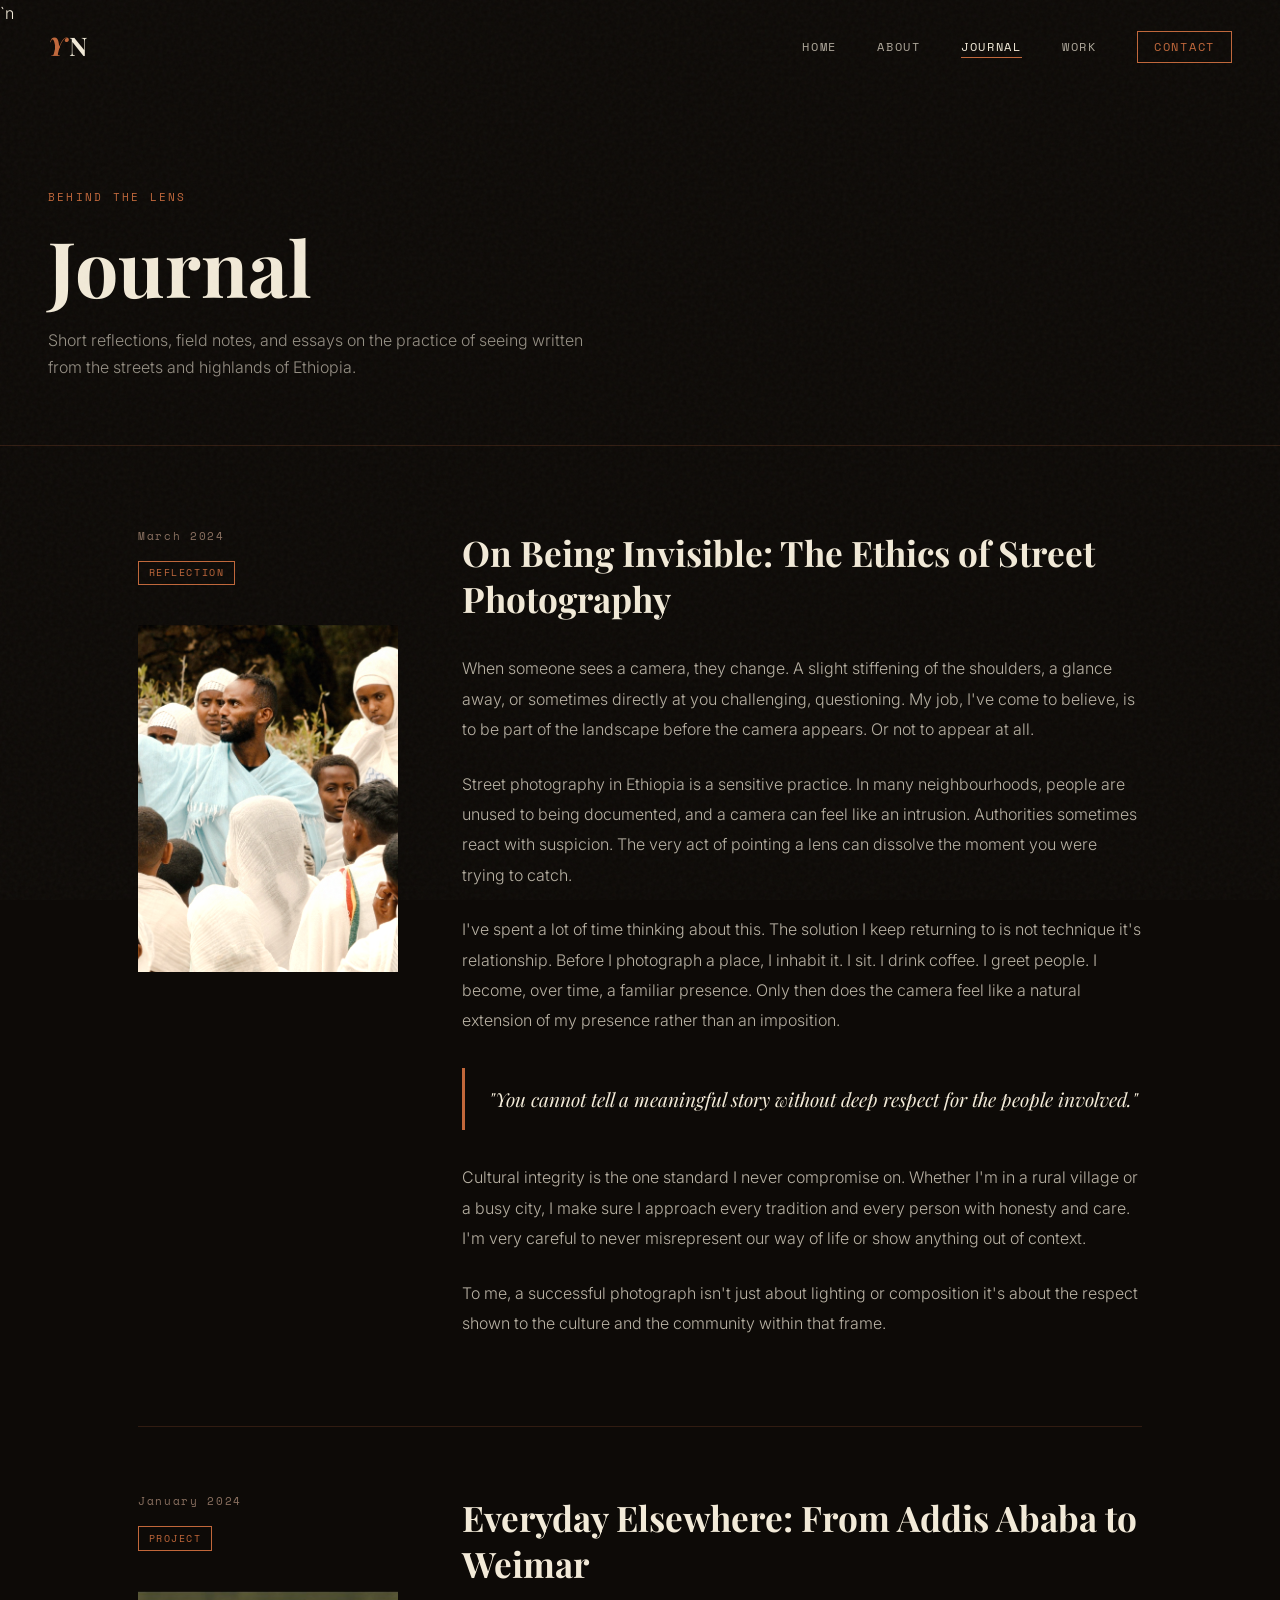
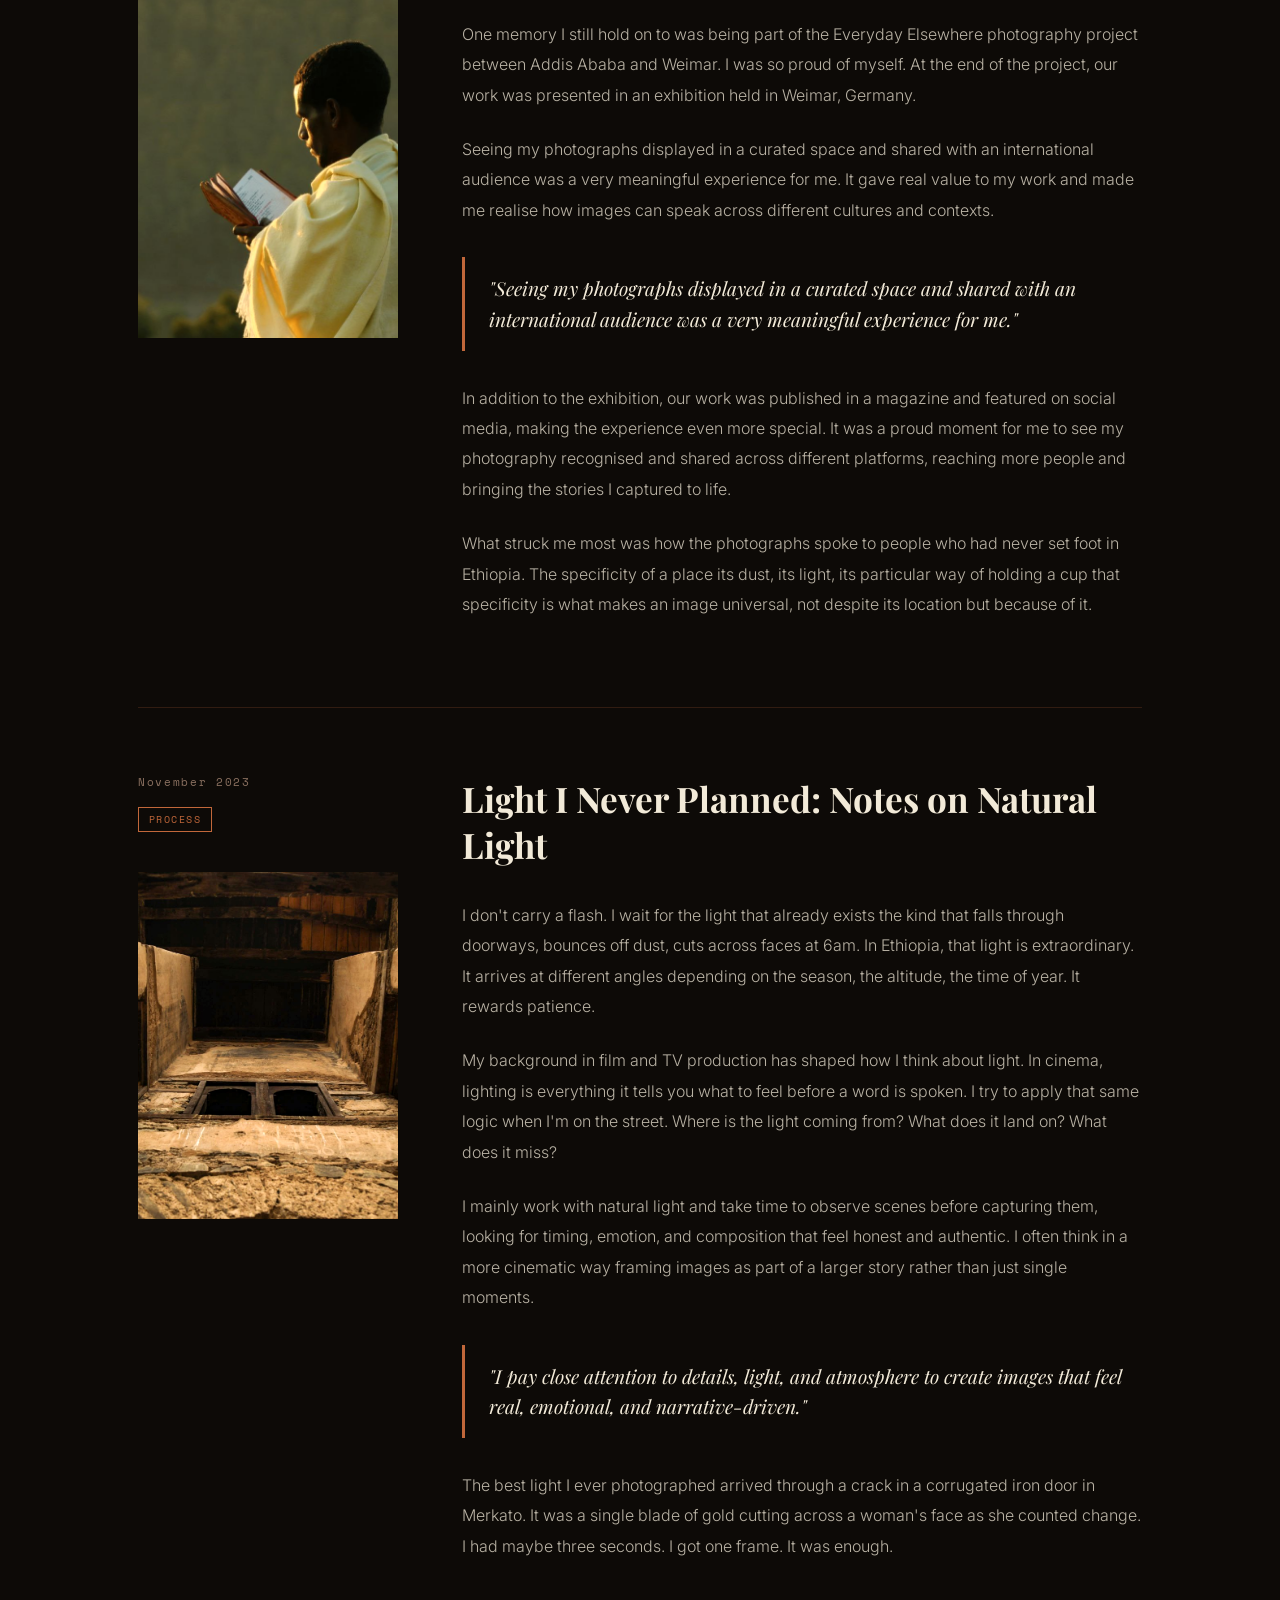
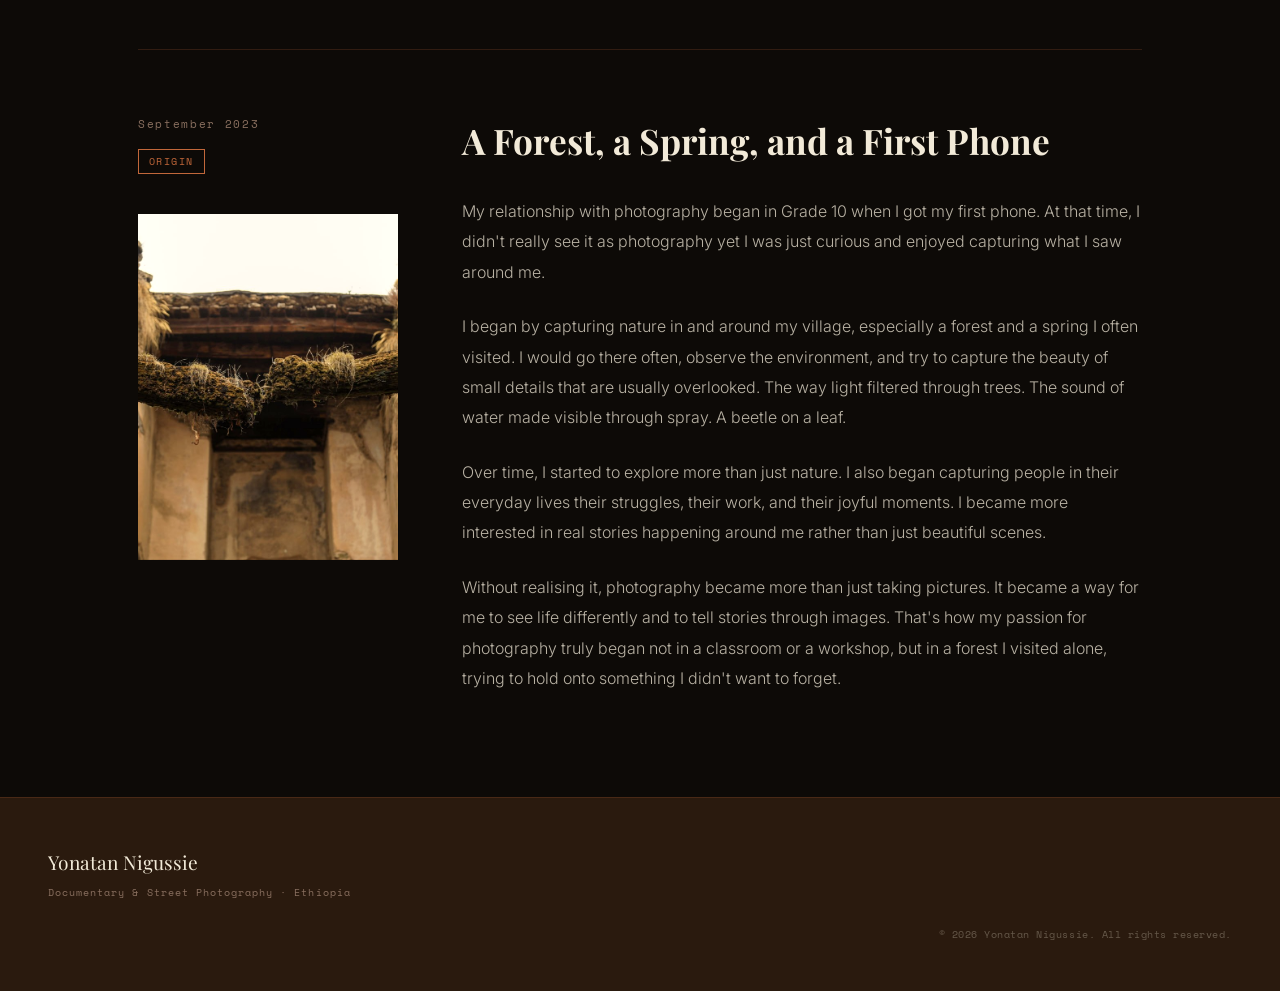
<file: yonatan portfolio/journal.html>
<!DOCTYPE html>
<html lang="en">

<head>
  <meta charset="UTF-8" />
  <meta name="viewport" content="width=device-width, initial-scale=1.0" />
  <title>Journal Yonatan Nigussie</title>
  <meta name="description" content="Behind-the-lens reflections and essays by Yonatan Nigussie." />
  <link rel="preconnect" href="https://fonts.googleapis.com" />
  <link rel="preconnect" href="https://fonts.gstatic.com" crossorigin />
  <link
    href="https://fonts.googleapis.com/css2?family=Playfair+Display:ital,wght@0,400;0,600;0,700;1,400;1,600&family=Inter:wght@300;400;500&family=Space+Mono:ital@0;1&display=swap"
    rel="stylesheet" />
  <link rel="stylesheet" href="css/style.css" />`n
  <link rel="stylesheet" href="css/placeholders.css" />
  <link rel="stylesheet" href="css/journal.css" />
</head>

<body>
  <div class="grain-overlay" aria-hidden="true"></div>

  <nav id="main-nav" class="nav">
    <div class="nav__logo">
      <a href="index.html" aria-label="Home">
        <span class="nav__logo-y">Y</span><span class="nav__logo-n">N</span>
      </a>
    </div>
    <button class="nav__hamburger" id="hamburger" aria-label="Toggle menu" aria-expanded="false">
      <span></span><span></span><span></span>
    </button>
    <ul class="nav__links" id="nav-links">
      <li><a href="index.html" class="nav__link">Home</a></li>
      <li><a href="about.html" class="nav__link">About</a></li>
      <li><a href="journal.html" class="nav__link active">Journal</a></li>
      <li><a href="work.html" class="nav__link">Work</a></li>
      <li><a href="contact.html" class="nav__link nav__link--cta">Contact</a></li>
</ul>
  </nav>

  <header class="page-hero">
    <p class="page-hero__eyebrow">Behind the Lens</p>
    <h1 class="page-hero__title">Journal</h1>
    <p class="page-hero__sub">Short reflections, field notes, and essays on the practice of seeing written from the
      streets and highlands of Ethiopia.</p>
  </header>

  <main class="journal-main">

    <!-- ENTRY 1 -->
    <article class="journal-entry" id="ethics">
      <div class="journal-entry__sidebar">
        <span class="journal-entry__date">March 2024</span>
        <span class="journal-entry__tag">Reflection</span>
        <div class="journal-entry__img-wrap">
          <img src="14.jpg" alt="Street scene during photography" />
        </div>
      </div>
      <div class="journal-entry__body">
        <h2 class="journal-entry__title">On Being Invisible: The Ethics of Street Photography</h2>
        <div class="journal-entry__text">
          <p>When someone sees a camera, they change. A slight stiffening of the shoulders, a glance away, or sometimes
            directly at you challenging, questioning. My job, I've come to believe, is to be part of the landscape
            before the camera appears. Or not to appear at all.</p>
          <p>Street photography in Ethiopia is a sensitive practice. In many neighbourhoods, people are unused to being
            documented, and a camera can feel like an intrusion. Authorities sometimes react with suspicion. The very
            act of pointing a lens can dissolve the moment you were trying to catch.</p>
          <p>I've spent a lot of time thinking about this. The solution I keep returning to is not technique it's
            relationship. Before I photograph a place, I inhabit it. I sit. I drink coffee. I greet people. I become,
            over time, a familiar presence. Only then does the camera feel like a natural extension of my presence
            rather than an imposition.</p>
          <blockquote>"You cannot tell a meaningful story without deep respect for the people involved."</blockquote>
          <p>Cultural integrity is the one standard I never compromise on. Whether I'm in a rural village or a busy
            city, I make sure I approach every tradition and every person with honesty and care. I'm very careful to
            never misrepresent our way of life or show anything out of context.</p>
          <p>To me, a successful photograph isn't just about lighting or composition it's about the respect shown to the
            culture and the community within that frame.</p>
        </div>
      </div>
    </article>

    <div class="journal-divider"></div>

    <!-- ENTRY 2 -->
    <article class="journal-entry" id="weimar">
      <div class="journal-entry__sidebar">
        <span class="journal-entry__date">January 2024</span>
        <span class="journal-entry__tag">Project</span>
        <div class="journal-entry__img-wrap">
          <img src="e.jpg" alt="Exhibition photograph" />
        </div>
      </div>
      <div class="journal-entry__body">
        <h2 class="journal-entry__title">Everyday Elsewhere: From Addis Ababa to Weimar</h2>
        <div class="journal-entry__text">
          <p>One memory I still hold on to was being part of the Everyday Elsewhere photography project between Addis
            Ababa and Weimar. I was so proud of myself. At the end of the project, our work was presented in an
            exhibition held in Weimar, Germany.</p>
          <p>Seeing my photographs displayed in a curated space and shared with an international audience was a very
            meaningful experience for me. It gave real value to my work and made me realise how images can speak across
            different cultures and contexts.</p>
          <blockquote>"Seeing my photographs displayed in a curated space and shared with an international audience was
            a very meaningful experience for me."</blockquote>
          <p>In addition to the exhibition, our work was published in a magazine and featured on social media, making
            the experience even more special. It was a proud moment for me to see my photography recognised and shared
            across different platforms, reaching more people and bringing the stories I captured to life.</p>
          <p>What struck me most was how the photographs spoke to people who had never set foot in Ethiopia. The
            specificity of a place its dust, its light, its particular way of holding a cup that specificity is what
            makes an image universal, not despite its location but because of it.</p>
        </div>
      </div>
    </article>

    <div class="journal-divider"></div>

    <!-- ENTRY 3 -->
    <article class="journal-entry" id="natural-light">
      <div class="journal-entry__sidebar">
        <span class="journal-entry__date">November 2023</span>
        <span class="journal-entry__tag">Process</span>
        <div class="journal-entry__img-wrap">
          <img src="1.jpg" alt="Natural light photography" />
        </div>
      </div>
      <div class="journal-entry__body">
        <h2 class="journal-entry__title">Light I Never Planned: Notes on Natural Light</h2>
        <div class="journal-entry__text">
          <p>I don't carry a flash. I wait for the light that already exists the kind that falls through doorways,
            bounces off dust, cuts across faces at 6am. In Ethiopia, that light is extraordinary. It arrives at
            different angles depending on the season, the altitude, the time of year. It rewards patience.</p>
          <p>My background in film and TV production has shaped how I think about light. In cinema, lighting is
            everything it tells you what to feel before a word is spoken. I try to apply that same logic when I'm on the
            street. Where is the light coming from? What does it land on? What does it miss?</p>
          <p>I mainly work with natural light and take time to observe scenes before capturing them, looking for timing,
            emotion, and composition that feel honest and authentic. I often think in a more cinematic way framing
            images as part of a larger story rather than just single moments.</p>
          <blockquote>"I pay close attention to details, light, and atmosphere to create images that feel real,
            emotional, and narrative-driven."</blockquote>
          <p>The best light I ever photographed arrived through a crack in a corrugated iron door in Merkato. It was a
            single blade of gold cutting across a woman's face as she counted change. I had maybe three seconds. I got
            one frame. It was enough.</p>
        </div>
      </div>
    </article>

    <div class="journal-divider"></div>

    <!-- ENTRY 4 -->
    <article class="journal-entry" id="beginnings">
      <div class="journal-entry__sidebar">
        <span class="journal-entry__date">September 2023</span>
        <span class="journal-entry__tag">Origin</span>
        <div class="journal-entry__img-wrap">
          <img src="2.jpg" alt="Forest and spring near hometown" />
        </div>
      </div>
      <div class="journal-entry__body">
        <h2 class="journal-entry__title">A Forest, a Spring, and a First Phone</h2>
        <div class="journal-entry__text">
          <p>My relationship with photography began in Grade 10 when I got my first phone. At that time, I didn't really
            see it as photography yet I was just curious and enjoyed capturing what I saw around me.</p>
          <p>I began by capturing nature in and around my village, especially a forest and a spring I often visited. I
            would go there often, observe the environment, and try to capture the beauty of small details that are
            usually overlooked. The way light filtered through trees. The sound of water made visible through spray. A
            beetle on a leaf.</p>
          <p>Over time, I started to explore more than just nature. I also began capturing people in their everyday
            lives their struggles, their work, and their joyful moments. I became more interested in real stories
            happening around me rather than just beautiful scenes.</p>
          <p>Without realising it, photography became more than just taking pictures. It became a way for me to see life
            differently and to tell stories through images. That's how my passion for photography truly began not in a
            classroom or a workshop, but in a forest I visited alone, trying to hold onto something I didn't want to
            forget.</p>
        </div>
      </div>
    </article>

  </main>

  <footer class="footer">
    <div class="footer__inner">
      <div class="footer__brand">
        <span class="footer__name">Yonatan Nigussie</span>
        <span class="footer__tagline">Documentary &amp; Street Photography &middot; Ethiopia</span>
      </div>

      <p class="footer__copy">&copy; 2026 Yonatan Nigussie. All rights reserved.</p>
    </div>
  </footer>

  <script src="js/main.js"></script>
</body>

</html>
</file>
<file: yonatan portfolio/css/style.css>
/* =============================================
  YONATAN NIGUSSIE PORTFOLIO  DESIGN SYSTEM
  ============================================= */

:root {
 --terracotta: #C1673A;
 --terracotta-dark: #9B4E28;
 --gold: #B8963E;
 --gold-muted: #C9A84C;
 --brown-deep: #2A1A0E;
 --brown-mid: #4A2E1A;
 --brown-light: #7A5C3E;
 --cream: #F2EAD8;
 --cream-dark: #E0D4BC;
 --warm-white: #FAF7F2;
 --black: #0D0A07;
 --text-dark: #1C1108;
 --text-mid: #4A3728;
 --text-light: #8A7060;
 --font-display: 'Playfair Display', Georgia, serif;
 --font-body: 'Inter', system-ui, sans-serif;
 --font-mono: 'Space Mono', monospace;
 --transition: 0.4s cubic-bezier(0.25, 0.46, 0.45, 0.94);
 --transition-slow: 0.8s cubic-bezier(0.25, 0.46, 0.45, 0.94);
 --shadow-card: 0 8px 40px rgba(13,10,7,0.18);
 --shadow-hover: 0 20px 60px rgba(13,10,7,0.32);
}

*, *::before, *::after { box-sizing: border-box; margin: 0; padding: 0; }

html { scroll-behavior: smooth; font-size: 16px; }

body {
 background: var(--black);
 color: var(--cream);
 font-family: var(--font-body);
 font-weight: 300;
 line-height: 1.7;
 overflow-x: hidden;
 position: relative;
}

/* GRAIN OVERLAY */
.grain-overlay {
 position: fixed; inset: 0; z-index: 9999;
 pointer-events: none;
 background-image: url("data:image/svg+xml,%3Csvg viewBox='0 0 256 256' xmlns='http://www.w3.org/2000/svg'%3E%3Cfilter id='noise'%3E%3CfeTurbulence type='fractalNoise' baseFrequency='0.9' numOctaves='4' stitchTiles='stitch'/%3E%3C/filter%3E%3Crect width='100%25' height='100%25' filter='url(%23noise)' opacity='1'/%3E%3C/svg%3E");
 opacity: 0.04;
}

img { display: block; width: 100%; height: 100%; object-fit: cover; }
a { text-decoration: none; color: inherit; }

/* =============================================
  TYPOGRAPHY
  ============================================= */
h1, h2, h3 { font-family: var(--font-display); font-weight: 700; line-height: 1.15; }
.section-label {
 font-family: var(--font-mono);
 font-size: 0.7rem;
 letter-spacing: 0.2em;
 text-transform: uppercase;
 color: var(--terracotta);
 display: block;
 margin-bottom: 0.75rem;
}
.section-title {
 font-size: clamp(2rem, 4vw, 3rem);
 color: var(--cream);
 margin-bottom: 2.5rem;
}
.section-header { margin-bottom: 3rem; }
.link-arrow {
 font-family: var(--font-mono);
 font-size: 0.8rem;
 letter-spacing: 0.1em;
 color: var(--gold-muted);
 display: inline-flex; align-items: center; gap: 0.5rem;
 transition: gap var(--transition), color var(--transition);
}
.link-arrow:hover { color: var(--cream); gap: 0.9rem; }
.btn-primary {
 display: inline-block;
 padding: 0.85rem 2.2rem;
 background: var(--terracotta);
 color: var(--cream);
 font-family: var(--font-mono);
 font-size: 0.8rem;
 letter-spacing: 0.15em;
 text-transform: uppercase;
 border: 1px solid var(--terracotta);
 cursor: pointer;
 transition: background var(--transition), color var(--transition), transform var(--transition);
}
.btn-primary:hover {
 background: transparent;
 color: var(--terracotta);
 transform: translateY(-2px);
}

/* =============================================
  NAV
  ============================================= */
.nav {
 position: fixed; top: 0; left: 0; right: 0; z-index: 1000;
 display: flex; align-items: center; justify-content: space-between;
 padding: 1.5rem 3rem;
 transition: background var(--transition), padding var(--transition);
}
.nav.scrolled {
 background: rgba(13,10,7,0.92);
 backdrop-filter: blur(12px);
 padding: 1rem 3rem;
 border-bottom: 1px solid rgba(193,103,58,0.15);
}
.nav__logo a {
 transition: all var(--transition);
 display: flex;
 align-items: center;
 justify-content: center;
 text-decoration: none;
 font-family: var(--font-display);
 font-size: 1.6rem;
 font-weight: 700;
 letter-spacing: 2px;
}
.nav__logo-y {
 color: var(--terracotta);
 font-style: italic;
 transition: color var(--transition);
}
.nav__logo-n {
 color: var(--cream);
 transition: color var(--transition);
}
.nav__logo a:hover {
 transform: scale(1.05);
}
.nav__logo a:hover .nav__logo-y {
 color: var(--cream);
}
.nav__logo a:hover .nav__logo-n {
 color: var(--terracotta);
}
.nav__links {
 list-style: none;
 display: flex; gap: 2.5rem; align-items: center;
}
.nav__link {
 font-family: var(--font-mono);
 font-size: 0.72rem;
 letter-spacing: 0.15em;
 text-transform: uppercase;
 color: rgba(242,234,216,0.7);
 position: relative;
 transition: color var(--transition);
}
.nav__link::after {
 content: '';
 position: absolute; bottom: -3px; left: 0; right: 0;
 height: 1px; background: var(--terracotta);
 transform: scaleX(0); transform-origin: left;
 transition: transform var(--transition);
}
.nav__link:hover, .nav__link.active { color: var(--cream); }
.nav__link:hover::after, .nav__link.active::after { transform: scaleX(1); }
.nav__link--cta {
 color: var(--terracotta) !important;
 border: 1px solid var(--terracotta);
 padding: 0.4rem 1rem;
}
.nav__link--cta:hover { background: var(--terracotta); color: var(--cream) !important; }
.nav__link--cta::after { display: none; }
.nav__hamburger {
 display: none; flex-direction: column; gap: 5px;
 background: none; border: none; cursor: pointer; padding: 4px;
}
.nav__hamburger span {
 display: block; width: 24px; height: 1px; background: var(--cream);
 transition: all var(--transition);
}

/* =============================================
  HERO
  ============================================= */
.hero {
 position: relative; height: 100vh; min-height: 600px;
 display: flex; align-items: flex-end;
 overflow: hidden;
}
.hero__bg { position: absolute; inset: 0; }
.hero__img {
 width: 100%; height: 100%; object-fit: cover;
 transform: scale(1.05);
 transition: transform 8s ease-out;
 filter: grayscale(20%) contrast(1.05);
}
.hero.loaded .hero__img { transform: scale(1); }
.hero__vignette {
 position: absolute; inset: 0;
 background: linear-gradient(
  to bottom,
  rgba(13,10,7,0.2) 0%,
  rgba(13,10,7,0.1) 30%,
  rgba(13,10,7,0.5) 70%,
  rgba(13,10,7,0.92) 100%
 );
}
.hero__content {
 position: relative; z-index: 2;
 padding: 0 3rem 5rem;
 max-width: 760px;
}
.hero__eyebrow {
 font-family: var(--font-mono);
 font-size: 0.7rem;
 letter-spacing: 0.2em;
 text-transform: uppercase;
 color: var(--terracotta);
 margin-bottom: 1rem;
}
.hero__title {
 font-size: clamp(3.5rem, 9vw, 7.5rem);
 line-height: 1;
 margin-bottom: 0.75rem;
 display: flex; flex-direction: column;
}
.hero__title-line { display: block; }
.hero__title-line--italic { font-style: italic; color: var(--terracotta); }
.hero__sub {
 font-family: var(--font-mono);
 font-size: 0.78rem;
 letter-spacing: 0.2em;
 text-transform: uppercase;
 color: rgba(242,234,216,0.6);
 margin-bottom: 2rem;
}
.hero__quote {
 font-family: var(--font-display);
 font-style: italic;
 font-size: 1.05rem;
 color: rgba(242,234,216,0.75);
 line-height: 1.6;
 border-left: 2px solid var(--terracotta);
 padding-left: 1.25rem;
 margin-bottom: 2.5rem;
 max-width: 560px;
}
.hero__btn {
 display: inline-block;
 padding: 0.85rem 2.2rem;
 border: 1px solid rgba(242,234,216,0.4);
 font-family: var(--font-mono);
 font-size: 0.75rem;
 letter-spacing: 0.2em;
 text-transform: uppercase;
 color: var(--cream);
 transition: all var(--transition);
}
.hero__btn:hover {
 background: var(--terracotta);
 border-color: var(--terracotta);
 transform: translateY(-2px);
}
.hero__scroll-hint {
 position: absolute; bottom: 2rem; right: 3rem; z-index: 2;
 display: flex; flex-direction: column; align-items: center; gap: 0.5rem;
}
.hero__scroll-line {
 width: 1px; height: 50px; background: rgba(242,234,216,0.3);
 animation: scrollPulse 2s ease-in-out infinite;
}
.hero__scroll-text {
 font-family: var(--font-mono); font-size: 0.6rem;
 letter-spacing: 0.2em; text-transform: uppercase;
 color: rgba(242,234,216,0.4);
 writing-mode: vertical-rl;
}
@keyframes scrollPulse {
 0%, 100% { opacity: 0.3; transform: scaleY(1); }
 50% { opacity: 1; transform: scaleY(1.2); }
}

/* =============================================
  INTRO STRIP
  ============================================= */
.intro-strip {
 background: var(--terracotta);
 padding: 1.25rem 3rem;
 overflow: hidden;
}
.intro-strip__inner { display: flex; }
.intro-strip__text {
 font-family: var(--font-display);
 font-style: italic;
 font-size: 1.1rem;
 color: var(--cream);
 white-space: nowrap;
 animation: marquee 18s linear infinite;
}
@keyframes marquee {
 from { transform: translateX(100vw); }
 to { transform: translateX(-100%); }
}

/* =============================================
  SERIES
  ============================================= */
.series {
 padding: 6rem 3rem;
 background: var(--black);
}
.series__grid {
 display: grid;
 grid-template-columns: 2fr 1fr;
 grid-template-rows: auto auto;
 gap: 1.5rem;
 margin-bottom: 3rem;
}
.series__card { position: relative; overflow: hidden; cursor: pointer; }
.series__card--large { grid-row: span 2; }
.series__card-link { display: block; height: 100%; }
.series__card-img-wrap {
 height: 320px;
 overflow: hidden;
}
.series__card--large .series__card-img-wrap { height: 660px; }
.series__card-img {
 transition: transform var(--transition-slow), filter var(--transition-slow);
 filter: grayscale(15%);
}
.series__card:hover .series__card-img {
 transform: scale(1.05);
 filter: grayscale(0%);
}
.series__card-info {
 padding: 1.5rem;
 background: linear-gradient(to top, rgba(13,10,7,0.95), rgba(13,10,7,0.5) 70%, transparent);
 position: absolute; bottom: 0; left: 0; right: 0;
}
.series__card-num {
 font-family: var(--font-mono); font-size: 0.65rem;
 color: var(--terracotta); letter-spacing: 0.15em;
 display: block; margin-bottom: 0.4rem;
}
.series__card-title {
 font-family: var(--font-display); font-size: 1.5rem;
 color: var(--cream); margin-bottom: 0.6rem;
}
.series__card-desc {
 font-size: 0.85rem; color: rgba(242,234,216,0.7);
 margin-bottom: 0.75rem; line-height: 1.6;
 display: none;
}
.series__card--large .series__card-desc { display: block; }
.series__card-count {
 font-family: var(--font-mono); font-size: 0.65rem;
 color: var(--gold-muted); letter-spacing: 0.1em;
}
.series__footer { text-align: right; }

/* =============================================
  SPLIT STATEMENT
  ============================================= */
.split-statement {
 display: grid; grid-template-columns: 1fr 1fr;
 min-height: 70vh;
}
.split-statement__image {
 position: relative; overflow: hidden;
 min-height: 500px;
}
.split-statement__image img {
 height: 100%; object-fit: cover;
 filter: sepia(20%) contrast(1.05);
 transition: transform var(--transition-slow);
}
.split-statement__image:hover img { transform: scale(1.03); }
.split-statement__image-caption {
 position: absolute; bottom: 1.5rem; left: 1.5rem;
 font-family: var(--font-mono); font-size: 0.65rem;
 color: rgba(242,234,216,0.6); letter-spacing: 0.1em;
}
.split-statement__text {
 background: var(--brown-deep);
 padding: 5rem 4rem;
 display: flex; flex-direction: column; justify-content: center;
}
.split-statement__quote {
 font-family: var(--font-display);
 font-style: italic;
 font-size: clamp(1.3rem, 2.5vw, 1.8rem);
 color: var(--cream);
 line-height: 1.5;
 margin-bottom: 2rem;
 border-left: 3px solid var(--terracotta);
 padding-left: 1.5rem;
}
.split-statement__body {
 font-size: 0.95rem; color: rgba(242,234,216,0.7);
 margin-bottom: 2rem; line-height: 1.8;
}

/* =============================================
  JOURNAL PREVIEW
  ============================================= */
.journal-preview {
 padding: 6rem 3rem;
 background: var(--brown-deep);
 border-top: 1px solid rgba(193,103,58,0.2);
}
.journal-preview__grid {
 display: grid; grid-template-columns: repeat(3, 1fr);
 gap: 2rem; margin-bottom: 3rem;
}
.journal-card {
 padding: 2rem;
 border: 1px solid rgba(242,234,216,0.1);
 transition: border-color var(--transition), transform var(--transition), background var(--transition);
}
.journal-card:hover {
 border-color: rgba(193,103,58,0.4);
 transform: translateY(-4px);
 background: rgba(193,103,58,0.05);
}
.journal-card__meta {
 display: flex; gap: 1rem; align-items: center;
 margin-bottom: 1rem;
}
.journal-card__date {
 font-family: var(--font-mono); font-size: 0.65rem;
 color: var(--text-light); letter-spacing: 0.1em;
}
.journal-card__tag {
 font-family: var(--font-mono); font-size: 0.6rem;
 letter-spacing: 0.15em; text-transform: uppercase;
 color: var(--terracotta);
 border: 1px solid var(--terracotta);
 padding: 0.1rem 0.5rem;
}
.journal-card__title {
 font-family: var(--font-display); font-size: 1.2rem;
 color: var(--cream); margin-bottom: 0.75rem; line-height: 1.4;
}
.journal-card__excerpt {
 font-size: 0.88rem; color: rgba(242,234,216,0.6);
 line-height: 1.7; margin-bottom: 1.25rem;
}
.journal-preview__footer { text-align: right; }

/* =============================================
  QUOTE BAND
  ============================================= */
.quote-band {
 padding: 5rem 3rem;
 background: var(--terracotta);
 text-align: center;
}
.quote-band__inner { max-width: 800px; margin: 0 auto; }
.quote-band__text {
 font-family: var(--font-display);
 font-style: italic;
 font-size: clamp(1.3rem, 2.5vw, 1.9rem);
 color: var(--cream); line-height: 1.6;
 margin-bottom: 1.5rem;
}
.quote-band__cite {
 font-family: var(--font-mono); font-size: 0.75rem;
 letter-spacing: 0.15em; color: rgba(242,234,216,0.7);
 font-style: normal;
}

/* =============================================
  CONTACT TEASER
  ============================================= */
.contact-teaser {
 padding: 6rem 3rem;
 background: var(--black);
 border-top: 1px solid rgba(193,103,58,0.2);
}
.contact-teaser__inner { max-width: 640px; }
.contact-teaser__title {
 font-size: clamp(2rem, 4vw, 3rem);
 color: var(--cream); margin-bottom: 1.25rem;
}
.contact-teaser__body {
 font-size: 1rem; color: rgba(242,234,216,0.65);
 margin-bottom: 2.5rem; line-height: 1.8;
}

/* =============================================
  FOOTER
  ============================================= */
.footer {
 background: var(--brown-deep);
 padding: 3rem;
 border-top: 1px solid rgba(193,103,58,0.2);
}
.footer__inner {
 display: flex; flex-wrap: wrap;
 justify-content: space-between; align-items: center;
 gap: 1.5rem;
}
.footer__brand { display: flex; flex-direction: column; gap: 0.3rem; }
.footer__name {
 font-family: var(--font-display); font-size: 1.2rem; color: var(--cream);
}
.footer__tagline {
 font-family: var(--font-mono); font-size: 0.65rem;
 color: var(--text-light); letter-spacing: 0.1em;
}
.footer__nav {
 display: flex; gap: 2rem;
}
.footer__nav a {
 font-family: var(--font-mono); font-size: 0.7rem;
 letter-spacing: 0.1em; text-transform: uppercase;
 color: rgba(242,234,216,0.5);
 transition: color var(--transition);
}
.footer__nav a:hover { color: var(--terracotta); }
.footer__copy {
 font-family: var(--font-mono); font-size: 0.65rem;
 color: rgba(242,234,216,0.3); letter-spacing: 0.05em;
 width: 100%; text-align: right;
}

/* =============================================
  PAGE HERO (inner pages)
  ============================================= */
.page-hero {
 padding: 10rem 3rem 4rem;
 background: var(--black);
 border-bottom: 1px solid rgba(193,103,58,0.2);
}
.page-hero__eyebrow {
 font-family: var(--font-mono); font-size: 0.7rem;
 letter-spacing: 0.2em; text-transform: uppercase;
 color: var(--terracotta); margin-bottom: 1rem;
}
.page-hero__title {
 font-size: clamp(2.5rem, 6vw, 5rem);
 color: var(--cream); margin-bottom: 1rem;
}
.page-hero__sub {
 font-size: 1rem; color: rgba(242,234,216,0.6);
 max-width: 560px; line-height: 1.7;
}

/* =============================================
  FADE-IN ANIMATION
  ============================================= */
.fade-in {
 opacity: 0; transform: translateY(28px);
 transition: opacity 0.7s ease, transform 0.7s ease;
}
.fade-in.visible { opacity: 1; transform: translateY(0); }

/* =============================================
  RESPONSIVE
  ============================================= */
@media (max-width: 1024px) {
 .series__grid { grid-template-columns: 1fr 1fr; }
 .series__card--large { grid-row: span 1; }
 .series__card--large .series__card-img-wrap { height: 380px; }
 .split-statement { grid-template-columns: 1fr; }
 .split-statement__text { padding: 3rem 2.5rem; }
 .journal-preview__grid { grid-template-columns: 1fr 1fr; }
}
@media (max-width: 768px) {
 .nav { padding: 1.25rem 1.5rem; }
 .nav.scrolled { padding: 0.9rem 1.5rem; }
 .nav__links {
  position: fixed; inset: 0; top: 0;
  background: rgba(13,10,7,0.97);
  flex-direction: column; justify-content: center;
  gap: 2rem; transform: translateX(100%);
  transition: transform var(--transition);
  z-index: 999;
 }
 .nav__links.open { transform: translateX(0); }
 .nav__link { font-size: 1.1rem; }
 .nav__hamburger { display: flex; z-index: 1001; position: relative; }
 .hero__content { padding: 0 1.5rem 4rem; }
 .hero__quote { display: none; }
 .series { padding: 4rem 1.5rem; }
 .series__grid { grid-template-columns: 1fr; }
 .series__card-desc { display: block; }
 .series__card--large .series__card-img-wrap { height: 320px; }
 .split-statement__text { padding: 3rem 1.5rem; }
 .journal-preview { padding: 4rem 1.5rem; }
 .journal-preview__grid { grid-template-columns: 1fr; }
 .quote-band { padding: 3.5rem 1.5rem; }
 .contact-teaser { padding: 4rem 1.5rem; }
 .footer { padding: 2.5rem 1.5rem; }
 .footer__inner { flex-direction: column; align-items: flex-start; }
 .footer__copy { text-align: left; }
 .page-hero { padding: 8rem 1.5rem 3rem; }
}

/* =============================================
  PLACEHOLDER IMAGE FALLBACK
  ============================================= */
img[src$=".jpg"]:not([src^="http"]) {
 background: linear-gradient(135deg, var(--brown-mid) 0%, var(--brown-deep) 100%);
}
</file>
<file: yonatan portfolio/css/placeholders.css>
/* placeholders.css  graceful image placeholders until real photos are added */

/* Every image slot that hasn't loaded shows a warm gradient with a camera icon */
.hero__img,
.series__card-img,
.split-statement__image img,
.about-hero__image img,
.photo-item__wrap img,
.journal-entry__img-wrap img {
 background: linear-gradient(135deg, #3B1F0E 0%, #2A1A0E 50%, #1C1108 100%);
 min-height: 100%;
}

/* Decorative frame lines on photo slots without loaded images */
.photo-item__wrap::before {
 content: '';
 position: absolute;
 inset: 12px;
 border: 1px solid rgba(193,103,58,0.2);
 z-index: 1;
 pointer-events: none;
}

/* Hero fallback: show a rich terracotta gradient */
.hero__bg {
 background: linear-gradient(160deg, #1C1108 0%, #3B1F0E 40%, #2A1A0E 100%);
}

/* Series card fallback numbers */
.series__card-img-wrap {
 background: linear-gradient(135deg, #3B1F0E 0%, #2A1A0E 100%);
 position: relative;
}

/* About hero fallback */
.about-hero__image {
 background: linear-gradient(135deg, #2A1A0E 0%, #1C1108 100%);
}

/* Journal sidebar image fallback */
.journal-entry__img-wrap {
 background: linear-gradient(135deg, #3B1F0E 0%, #2A1A0E 100%);
}
</file>
<file: yonatan portfolio/css/about.css>
/* about.css */

/* ABOUT HERO */
.about-hero {
  display: grid; grid-template-columns: 1fr 1fr;
  min-height: 85vh;
  margin-top: 0;
}
.about-hero__image {
  position: relative; overflow: hidden;
}
.about-hero__image img {
  height: 100%; object-fit: cover;
  filter: sepia(20%) contrast(1.08);
}
.about-hero__image-overlay {
  position: absolute; inset: 0;
  background: linear-gradient(to right, transparent 60%, var(--black) 100%);
}
.about-hero__text {
  background: var(--black);
  display: flex; flex-direction: column;
  justify-content: center;
  padding: 8rem 4rem 4rem;
}
.about-hero__title {
  font-size: clamp(3rem, 6vw, 5.5rem);
  color: var(--cream); line-height: 1.05;
  margin-bottom: 1.5rem;
}
.about-hero__title em {
  font-style: italic;
  color: var(--terracotta);
}
.about-hero__role {
  font-family: var(--font-mono); font-size: 0.75rem;
  letter-spacing: 0.1em; color: rgba(242,234,216,0.6);
  line-height: 1.8; margin-bottom: 0.75rem;
}
.about-hero__location {
  font-family: var(--font-mono); font-size: 0.65rem;
  letter-spacing: 0.2em; color: var(--terracotta);
}

/* ABOUT INTRO */
.about-intro {
  padding: 5rem 3rem;
  background: var(--brown-deep);
  border-top: 1px solid rgba(193,103,58,0.2);
}
.about-intro__inner {
  display: grid; grid-template-columns: 1fr 1fr;
  gap: 4rem; max-width: 1200px; margin: 0 auto;
}
.about-intro__large {
  font-family: var(--font-display);
  font-size: clamp(1.3rem, 2vw, 1.6rem);
  color: var(--cream); line-height: 1.6;
}
.about-intro__body p {
  font-size: 0.95rem;
  color: rgba(242,234,216,0.7);
  line-height: 1.9; margin-bottom: 1.25rem;
}
.about-intro__body em { color: var(--gold-muted); font-style: italic; }

/* Q&A */
.about-qa {
  padding: 5rem 3rem;
  background: var(--black);
}
.about-qa__inner { max-width: 900px; margin: 0 auto; }
.qa-list { display: flex; flex-direction: column; gap: 0; }
.qa-item {
  border-top: 1px solid rgba(193,103,58,0.2);
  padding: 2.5rem 0;
}
.qa-item:last-child { border-bottom: 1px solid rgba(193,103,58,0.2); }
.qa-question {
  font-family: var(--font-display);
  font-size: 1.15rem;
  color: var(--terracotta);
  margin-bottom: 1.25rem;
  cursor: pointer;
  position: relative;
  padding-right: 2rem;
}
.qa-question::after {
  content: '+';
  position: absolute; right: 0; top: 0;
  font-family: var(--font-mono);
  font-size: 1.2rem;
  color: var(--terracotta);
  transition: transform var(--transition);
}
.qa-item.open .qa-question::after { transform: rotate(45deg); }
.qa-answer p {
  font-size: 0.95rem;
  color: rgba(242,234,216,0.7);
  line-height: 1.9; margin-bottom: 1rem;
}
.qa-answer { overflow: hidden; }

/* INFLUENCES */
.about-influences {
  padding: 5rem 3rem;
  background: var(--brown-deep);
}
.about-influences__inner { max-width: 1100px; margin: 0 auto; }
.influences-grid {
  display: grid; grid-template-columns: repeat(3, 1fr);
  gap: 2rem;
}
.influence-card {
  padding: 2.5rem 2rem;
  border: 1px solid rgba(193,103,58,0.2);
  transition: border-color var(--transition), background var(--transition);
}
.influence-card:hover {
  border-color: var(--terracotta);
  background: rgba(193,103,58,0.05);
}
.influence-name {
  font-family: var(--font-display);
  font-size: 1.2rem; color: var(--cream);
  display: block; margin-bottom: 1rem;
}
.influence-note {
  font-size: 0.88rem;
  color: rgba(242,234,216,0.6);
  line-height: 1.7;
}

@media (max-width: 1024px) {
  .about-intro__inner { grid-template-columns: 1fr; gap: 2rem; }
  .influences-grid { grid-template-columns: 1fr 1fr; }
}
@media (max-width: 768px) {
  .about-hero { grid-template-columns: 1fr; min-height: auto; }
  .about-hero__image { height: 50vh; }
  .about-hero__image-overlay { background: linear-gradient(to bottom, transparent 50%, var(--black) 100%); }
  .about-hero__text { padding: 3rem 1.5rem; }
  .about-intro { padding: 3rem 1.5rem; }
  .about-qa { padding: 3rem 1.5rem; }
  .about-influences { padding: 3rem 1.5rem; }
  .influences-grid { grid-template-columns: 1fr; }
}
</file>
<file: yonatan portfolio/css/contact.css>
/* contact.css */
.contact-split {
  display: grid;
  grid-template-columns: 1fr 1fr;
  min-height: 100vh;
  padding-top: 70px;
}
.contact-split__info {
  background: var(--brown-deep);
  padding: 5rem 4rem;
  display: flex; align-items: flex-start;
  border-right: 1px solid rgba(193,103,58,0.2);
}
.contact-split__info-inner { max-width: 480px; }
.contact-split__title {
  font-size: clamp(2.5rem, 4vw, 4rem);
  color: var(--cream); margin-bottom: 1.5rem; line-height: 1.1;
}
.contact-split__title em { font-style: italic; color: var(--terracotta); }
.contact-split__body {
  font-size: 1rem; color: rgba(242,234,216,0.65);
  line-height: 1.8; margin-bottom: 3rem;
}

.contact-services { display: flex; flex-direction: column; gap: 2rem; margin-bottom: 3rem; }
.contact-service-item { display: flex; gap: 1.5rem; align-items: flex-start; }
.contact-service-num {
  font-family: var(--font-mono); font-size: 0.65rem;
  color: var(--terracotta); letter-spacing: 0.1em;
  margin-top: 0.2rem; flex-shrink: 0;
}
.contact-service-title {
  font-family: var(--font-display);
  font-size: 1rem; color: var(--cream);
  margin-bottom: 0.3rem;
}
.contact-service-item p {
  font-size: 0.85rem; color: rgba(242,234,216,0.55); line-height: 1.7;
}

.contact-quote-aside blockquote {
  font-family: var(--font-display);
  font-style: italic;
  font-size: 1rem;
  color: rgba(242,234,216,0.55);
  border-left: 2px solid var(--terracotta);
  padding-left: 1.25rem;
  line-height: 1.7;
}

/* DIRECT CONTACT */
.contact-direct {
  display: flex;
  flex-direction: column;
  gap: 1.25rem;
  margin-bottom: 3.5rem;
  padding: 2rem;
  background: rgba(193,103,58,0.05);
  border: 1px solid rgba(193,103,58,0.1);
}
.contact-direct-item {
  display: flex;
  flex-direction: column;
  gap: 0.25rem;
}
.contact-direct-label {
  font-family: var(--font-mono);
  font-size: 0.6rem;
  letter-spacing: 0.15em;
  text-transform: uppercase;
  color: var(--terracotta);
  display: inline-flex;
  align-items: center;
  gap: 0.4rem;
}
.contact-direct-label svg {
  width: 16px;
  height: 16px;
  fill: currentColor;
}
.contact-direct-link {
  font-family: var(--font-display);
  font-size: 1.1rem;
  color: var(--cream);
  text-decoration: none;
  transition: color var(--transition);
}
.contact-direct-link:hover {
  color: var(--terracotta);
}

/* FORM PANEL */
.contact-split__form-panel {
  background: var(--black);
  display: flex; align-items: flex-start;
  padding: 5rem 4rem;
}
.contact-split__form-inner { width: 100%; max-width: 480px; }
.contact-form__heading {
  font-size: 1.8rem; color: var(--cream);
  margin-bottom: 2.5rem;
}
.contact-form { display: flex; flex-direction: column; gap: 1.5rem; }
.form-group { display: flex; flex-direction: column; gap: 0.5rem; }
.form-label {
  font-family: var(--font-mono); font-size: 0.68rem;
  letter-spacing: 0.15em; text-transform: uppercase;
  color: var(--text-light);
}
.form-input {
  background: rgba(242,234,216,0.05);
  border: 1px solid rgba(242,234,216,0.15);
  color: var(--cream);
  padding: 0.85rem 1.1rem;
  font-family: var(--font-body);
  font-size: 0.95rem;
  outline: none;
  transition: border-color var(--transition), background var(--transition);
  width: 100%;
}
.form-input:focus {
  border-color: var(--terracotta);
  background: rgba(193,103,58,0.05);
}
.form-input::placeholder { color: rgba(242,234,216,0.25); }
.form-select { appearance: none; cursor: pointer; }
.form-select option { background: var(--brown-deep); color: var(--cream); }
.form-textarea { resize: vertical; min-height: 140px; }
.form-submit { align-self: flex-start; }
.form-note {
  font-family: var(--font-mono); font-size: 0.65rem;
  color: rgba(242,234,216,0.3); letter-spacing: 0.05em;
}
.form-success {
  padding: 1.5rem;
  border: 1px solid var(--terracotta);
  background: rgba(193,103,58,0.1);
  font-family: var(--font-mono); font-size: 0.85rem;
  color: var(--terracotta); letter-spacing: 0.05em;
}

@media (max-width: 1024px) {
  .contact-split { grid-template-columns: 1fr; }
  .contact-split__info { border-right: none; border-bottom: 1px solid rgba(193,103,58,0.2); }
}
@media (max-width: 768px) {
  .contact-split { padding-top: 60px; }
  .contact-split__info { padding: 3rem 1.5rem; }
  .contact-split__form-panel { padding: 3rem 1.5rem; }
}
</file>
<file: yonatan portfolio/css/journal.css>
/* journal.css */
.journal-main {
  max-width: 1100px;
  margin: 0 auto;
  padding: 5rem 3rem;
}
.journal-entry {
  display: grid;
  grid-template-columns: 260px 1fr;
  gap: 4rem;
  margin-bottom: 0;
}
.journal-entry__sidebar {
  display: flex; flex-direction: column; gap: 1rem;
  position: relative;
}
.journal-entry__date {
  font-family: var(--font-mono); font-size: 0.7rem;
  letter-spacing: 0.15em; color: var(--text-light);
}
.journal-entry__tag {
  font-family: var(--font-mono); font-size: 0.65rem;
  letter-spacing: 0.15em; text-transform: uppercase;
  color: var(--terracotta);
  border: 1px solid var(--terracotta);
  padding: 0.15rem 0.6rem;
  display: inline-block;
  align-self: flex-start;
}
.journal-entry__img-wrap {
  width: 100%; aspect-ratio: 3/4;
  overflow: hidden; margin-top: 1.5rem;
}
.journal-entry__img-wrap img {
  height: 100%; object-fit: cover;
  filter: sepia(15%) contrast(1.05);
  transition: transform 0.5s ease;
}
.journal-entry__img-wrap:hover img { transform: scale(1.03); }

.journal-entry__body { padding-top: 0.25rem; }
.journal-entry__title {
  font-size: clamp(1.6rem, 3vw, 2.2rem);
  color: var(--cream); margin-bottom: 2rem; line-height: 1.3;
}
.journal-entry__text p {
  font-size: 1rem;
  color: rgba(242,234,216,0.75);
  line-height: 1.9;
  margin-bottom: 1.5rem;
}
.journal-entry__text blockquote {
  font-family: var(--font-display);
  font-style: italic;
  font-size: 1.2rem;
  color: var(--cream);
  border-left: 3px solid var(--terracotta);
  padding: 1rem 0 1rem 1.5rem;
  margin: 2rem 0;
  line-height: 1.6;
}

.journal-divider {
  border: none;
  border-top: 1px solid rgba(193,103,58,0.2);
  margin: 4rem 0;
}

@media (max-width: 768px) {
  .journal-main { padding: 3rem 1.5rem; }
  .journal-entry { grid-template-columns: 1fr; gap: 1.5rem; }
  .journal-entry__img-wrap { aspect-ratio: 16/9; }
  .journal-entry__title { font-size: 1.5rem; }
}
</file>
